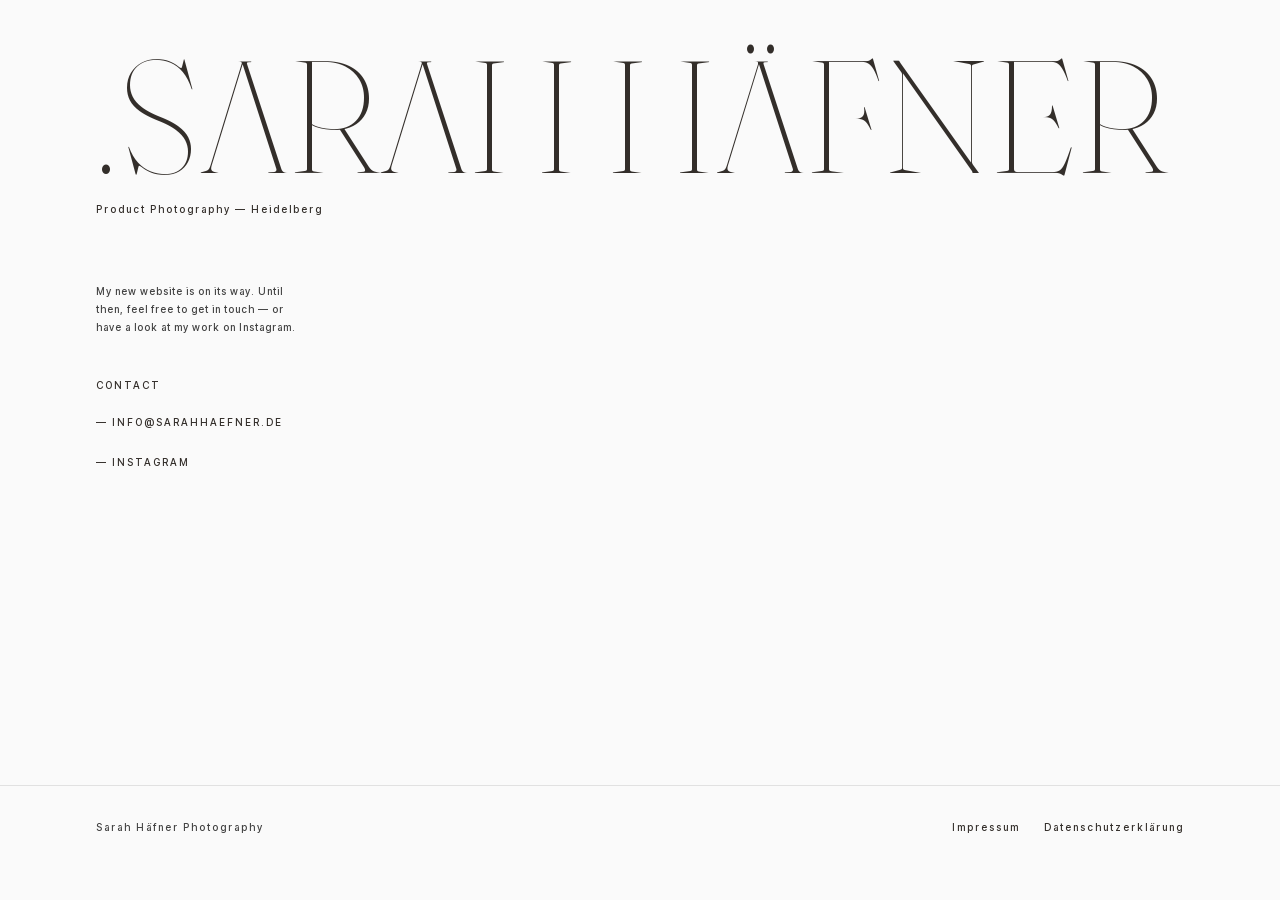
<file: index.html>
<!DOCTYPE html>
<html lang="en">
<head>
  <meta charset="UTF-8">
  <meta name="viewport" content="width=device-width, initial-scale=1.0">
  <title>Sarah Häfner Photography | Heidelberg</title>
  <meta name="description" content="Produktfotografie von Sarah Häfner aus Heidelberg. Die neue Website ist in Arbeit.">
  <link rel="preload" href="fonts/fraunces-var.woff2" as="font" type="font/woff2" crossorigin>
  <link rel="preload" href="fonts/inter-tight-500.woff2" as="font" type="font/woff2" crossorigin>
  <link rel="stylesheet" href="css/style.css">
</head>
<body>
  <main>
    <section class="hero">
      <h1 class="heading">.Sarah Häfner</h1>
      <p class="subline">Product Photography — Heidelberg</p>
      <p class="hero-text">My new website is on its way. Until then, feel free to get in touch — or have a look at my work on Instagram.</p>
      <div class="hero-contact">
        <p class="contact-label">Contact</p>
        <a href="mailto:info@sarahhaefner.de">— info@sarahhaefner.de</a>
        <a href="https://www.instagram.com/sarahhaefner_photography/" target="_blank" rel="noopener">— instagram</a>
      </div>
    </section>
  </main>

  <footer class="footer">
    <div class="footer-inner">
      <p class="footer-text">Sarah Häfner Photography</p>
      <nav class="footer-nav">
        <a href="impress/" class="footer-link">Impressum</a>
        <a href="privacy-policy/" class="footer-link">Datenschutzerklärung</a>
      </nav>
    </div>
  </footer>
</body>
</html>
</file>
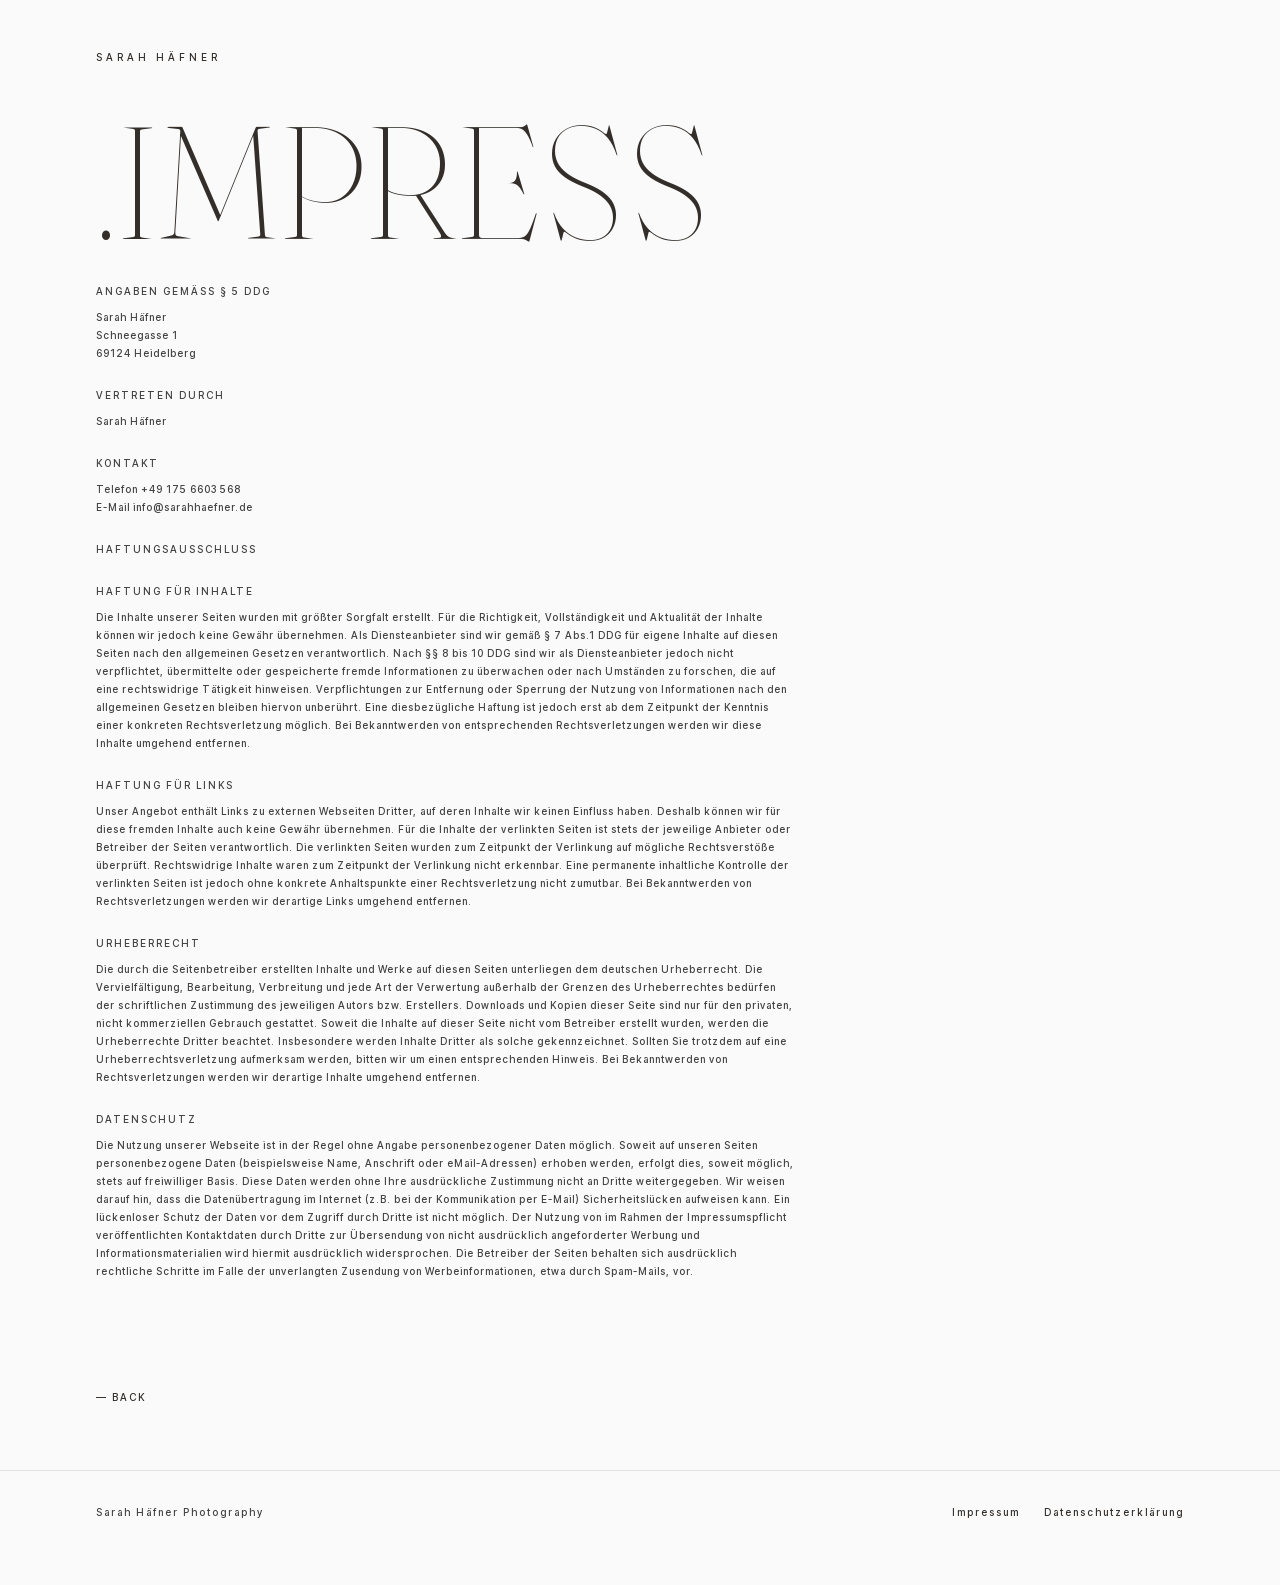
<file: impress/index.html>
<!DOCTYPE html>
<html lang="de">
<head>
  <meta charset="UTF-8">
  <meta name="viewport" content="width=device-width, initial-scale=1.0">
  <title>Impressum | Sarah Häfner Photography</title>
  <link rel="preload" href="../fonts/fraunces-var.woff2" as="font" type="font/woff2" crossorigin>
  <link rel="preload" href="../fonts/inter-tight-500.woff2" as="font" type="font/woff2" crossorigin>
  <link rel="stylesheet" href="../css/style.css">
</head>
<body>
  <header class="navbar">
    <a href="../" class="logo">SARAH HÄFNER</a>
  </header>

  <main>
    <section class="legal">
      <h1 class="heading">.Impress</h1>
      <div class="legal-text">
        <h2>Angaben gemäß § 5 DDG</h2>
        <p>Sarah Häfner<br>
        Schneegasse 1<br>
        69124 Heidelberg</p>

        <h2>Vertreten durch</h2>
        <p>Sarah Häfner</p>

        <h2>Kontakt</h2>
        <p>Telefon +49 175 6603 568<br>
        E-Mail info@sarahhaefner.de</p>

        <h2>Haftungsausschluss</h2>

        <h3>Haftung für Inhalte</h3>
        <p>Die Inhalte unserer Seiten wurden mit größter Sorgfalt erstellt. Für die Richtigkeit, Vollständigkeit und Aktualität der Inhalte können wir jedoch keine Gewähr übernehmen. Als Diensteanbieter sind wir gemäß § 7 Abs.1 DDG für eigene Inhalte auf diesen Seiten nach den allgemeinen Gesetzen verantwortlich. Nach §§ 8 bis 10 DDG sind wir als Diensteanbieter jedoch nicht verpflichtet, übermittelte oder gespeicherte fremde Informationen zu überwachen oder nach Umständen zu forschen, die auf eine rechtswidrige Tätigkeit hinweisen. Verpflichtungen zur Entfernung oder Sperrung der Nutzung von Informationen nach den allgemeinen Gesetzen bleiben hiervon unberührt. Eine diesbezügliche Haftung ist jedoch erst ab dem Zeitpunkt der Kenntnis einer konkreten Rechtsverletzung möglich. Bei Bekanntwerden von entsprechenden Rechtsverletzungen werden wir diese Inhalte umgehend entfernen.</p>

        <h3>Haftung für Links</h3>
        <p>Unser Angebot enthält Links zu externen Webseiten Dritter, auf deren Inhalte wir keinen Einfluss haben. Deshalb können wir für diese fremden Inhalte auch keine Gewähr übernehmen. Für die Inhalte der verlinkten Seiten ist stets der jeweilige Anbieter oder Betreiber der Seiten verantwortlich. Die verlinkten Seiten wurden zum Zeitpunkt der Verlinkung auf mögliche Rechtsverstöße überprüft. Rechtswidrige Inhalte waren zum Zeitpunkt der Verlinkung nicht erkennbar. Eine permanente inhaltliche Kontrolle der verlinkten Seiten ist jedoch ohne konkrete Anhaltspunkte einer Rechtsverletzung nicht zumutbar. Bei Bekanntwerden von Rechtsverletzungen werden wir derartige Links umgehend entfernen.</p>

        <h3>Urheberrecht</h3>
        <p>Die durch die Seitenbetreiber erstellten Inhalte und Werke auf diesen Seiten unterliegen dem deutschen Urheberrecht. Die Vervielfältigung, Bearbeitung, Verbreitung und jede Art der Verwertung außerhalb der Grenzen des Urheberrechtes bedürfen der schriftlichen Zustimmung des jeweiligen Autors bzw. Erstellers. Downloads und Kopien dieser Seite sind nur für den privaten, nicht kommerziellen Gebrauch gestattet. Soweit die Inhalte auf dieser Seite nicht vom Betreiber erstellt wurden, werden die Urheberrechte Dritter beachtet. Insbesondere werden Inhalte Dritter als solche gekennzeichnet. Sollten Sie trotzdem auf eine Urheberrechtsverletzung aufmerksam werden, bitten wir um einen entsprechenden Hinweis. Bei Bekanntwerden von Rechtsverletzungen werden wir derartige Inhalte umgehend entfernen.</p>

        <h3>Datenschutz</h3>
        <p>Die Nutzung unserer Webseite ist in der Regel ohne Angabe personenbezogener Daten möglich. Soweit auf unseren Seiten personenbezogene Daten (beispielsweise Name, Anschrift oder eMail-Adressen) erhoben werden, erfolgt dies, soweit möglich, stets auf freiwilliger Basis. Diese Daten werden ohne Ihre ausdrückliche Zustimmung nicht an Dritte weitergegeben. Wir weisen darauf hin, dass die Datenübertragung im Internet (z.B. bei der Kommunikation per E-Mail) Sicherheitslücken aufweisen kann. Ein lückenloser Schutz der Daten vor dem Zugriff durch Dritte ist nicht möglich. Der Nutzung von im Rahmen der Impressumspflicht veröffentlichten Kontaktdaten durch Dritte zur Übersendung von nicht ausdrücklich angeforderter Werbung und Informationsmaterialien wird hiermit ausdrücklich widersprochen. Die Betreiber der Seiten behalten sich ausdrücklich rechtliche Schritte im Falle der unverlangten Zusendung von Werbeinformationen, etwa durch Spam-Mails, vor.</p>
      </div>
    </section>
    <div class="legal" style="padding-top:0">
      <a href="../" class="back-link">— back</a>
    </div>
  </main>

  <footer class="footer">
    <div class="footer-inner">
      <p class="footer-text">Sarah Häfner Photography</p>
      <nav class="footer-nav">
        <a href="../impress/" class="footer-link">Impressum</a>
        <a href="../privacy-policy/" class="footer-link">Datenschutzerklärung</a>
      </nav>
    </div>
  </footer>
</body>
</html>
</file>
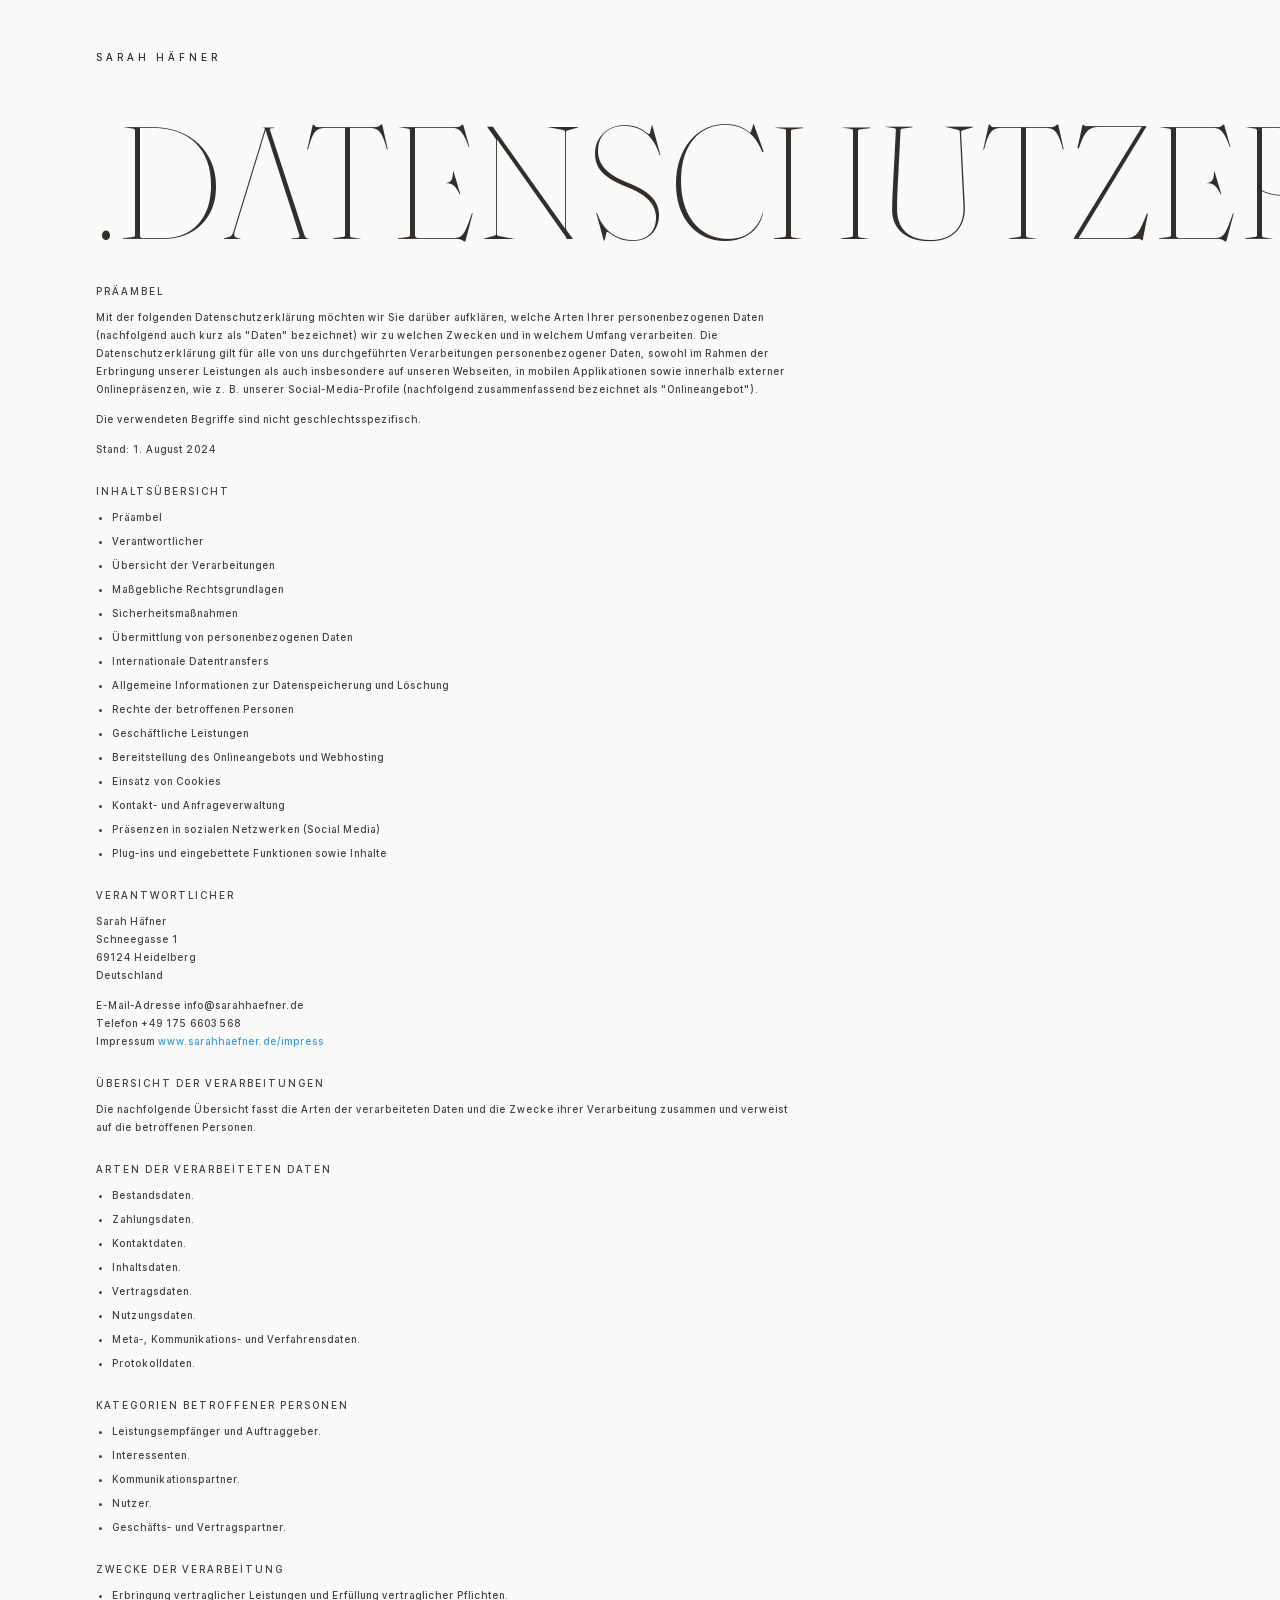
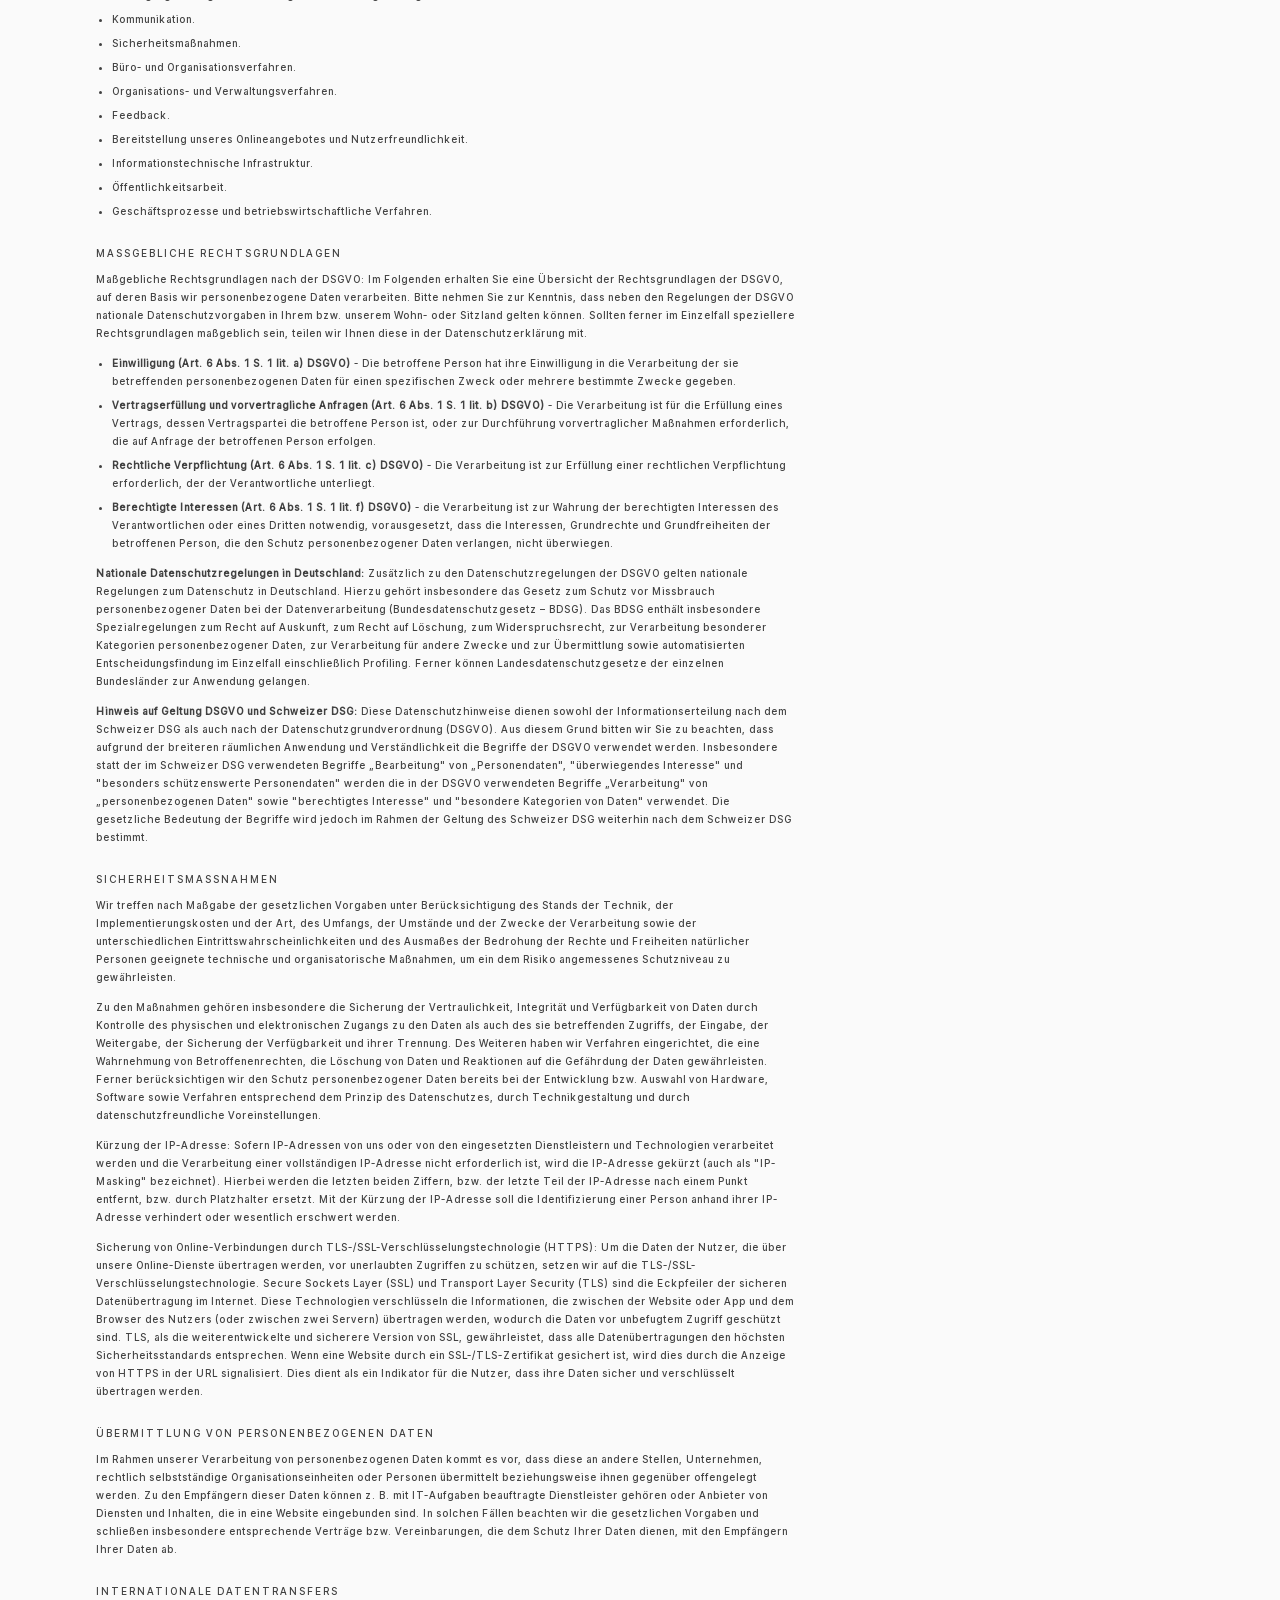
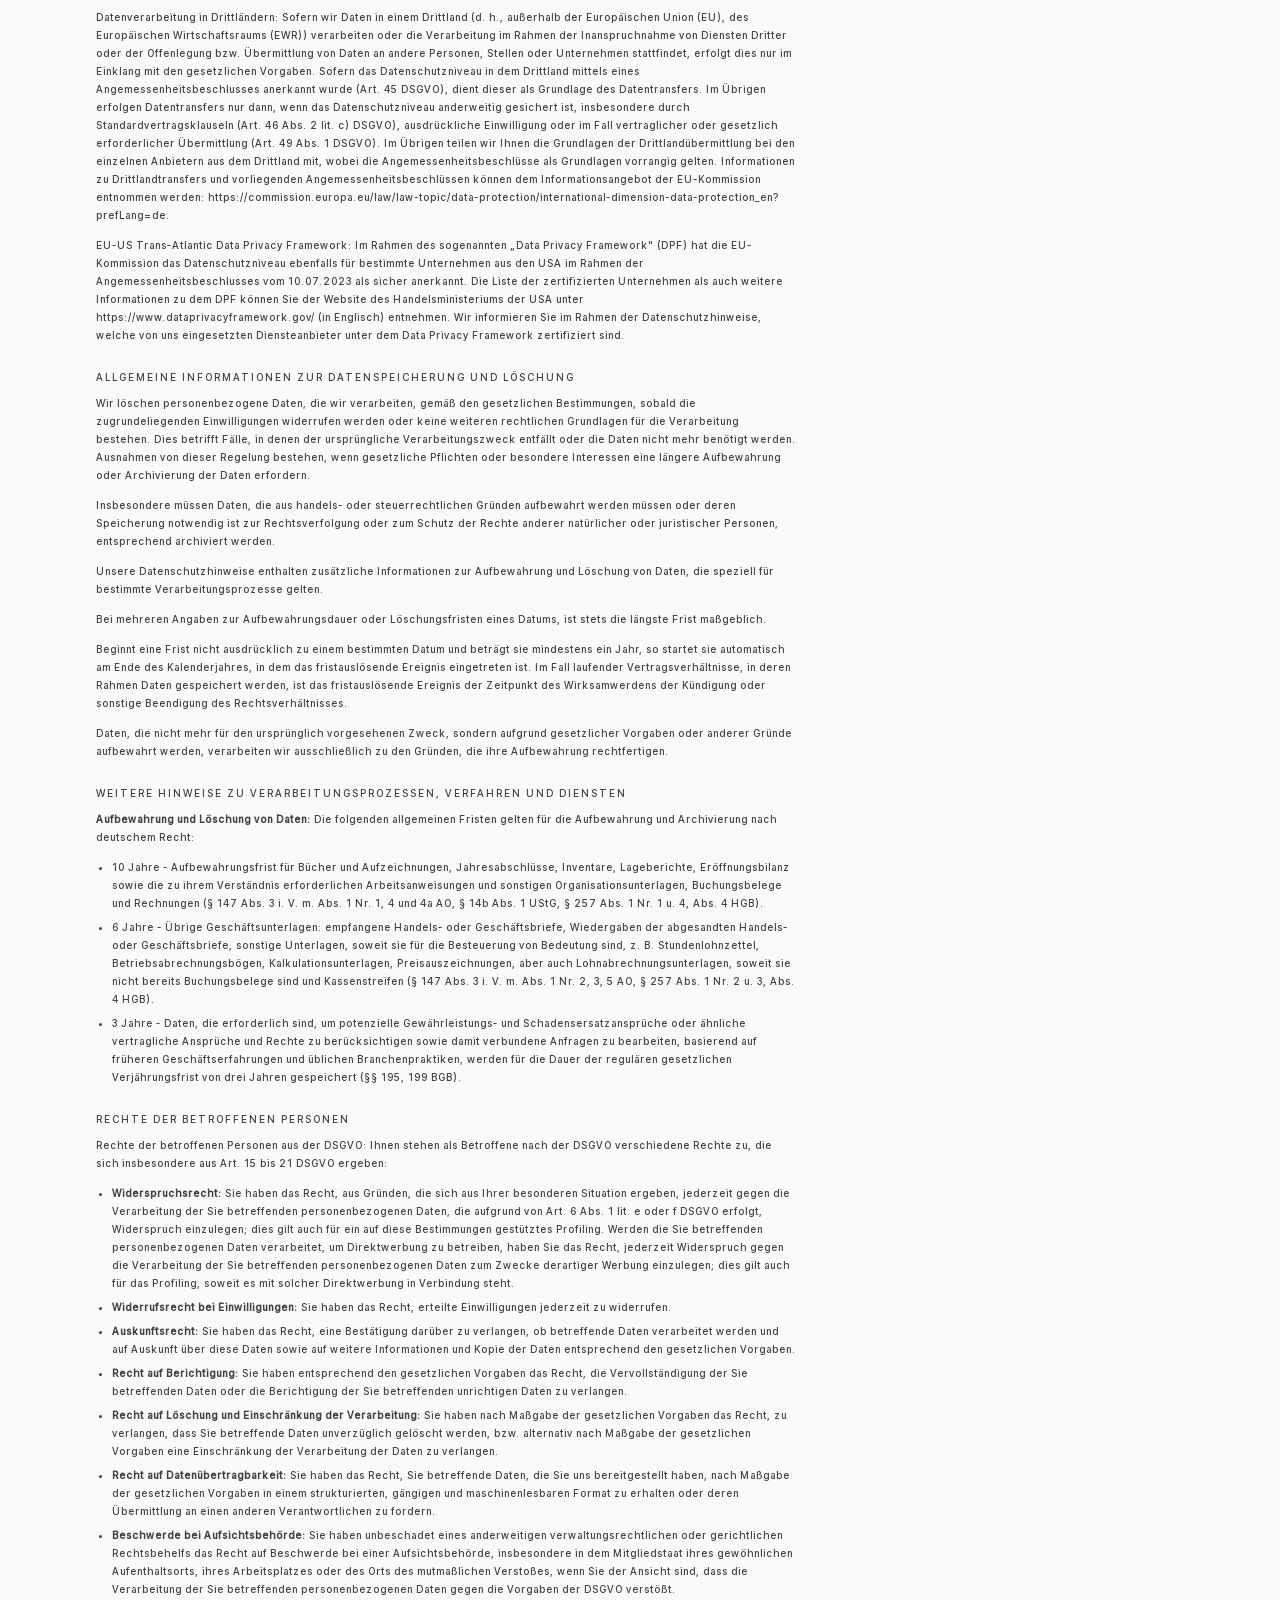
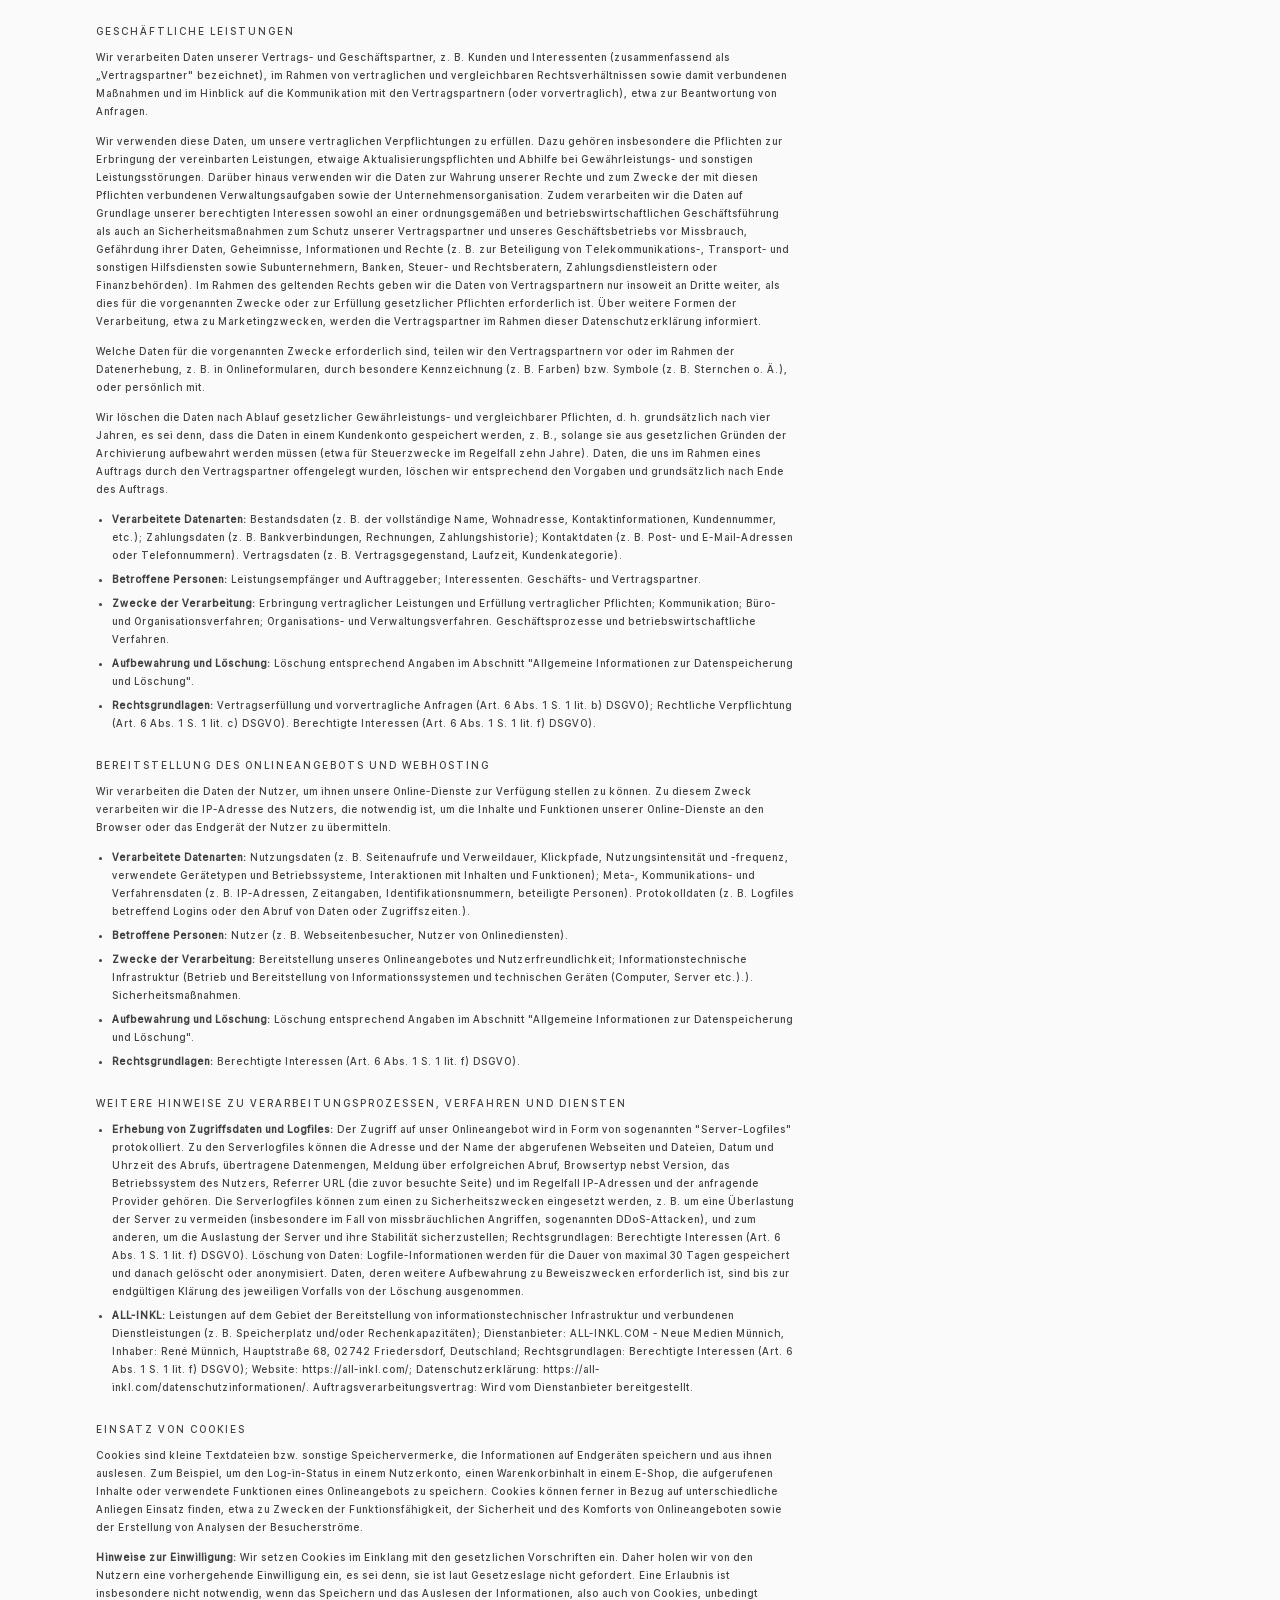
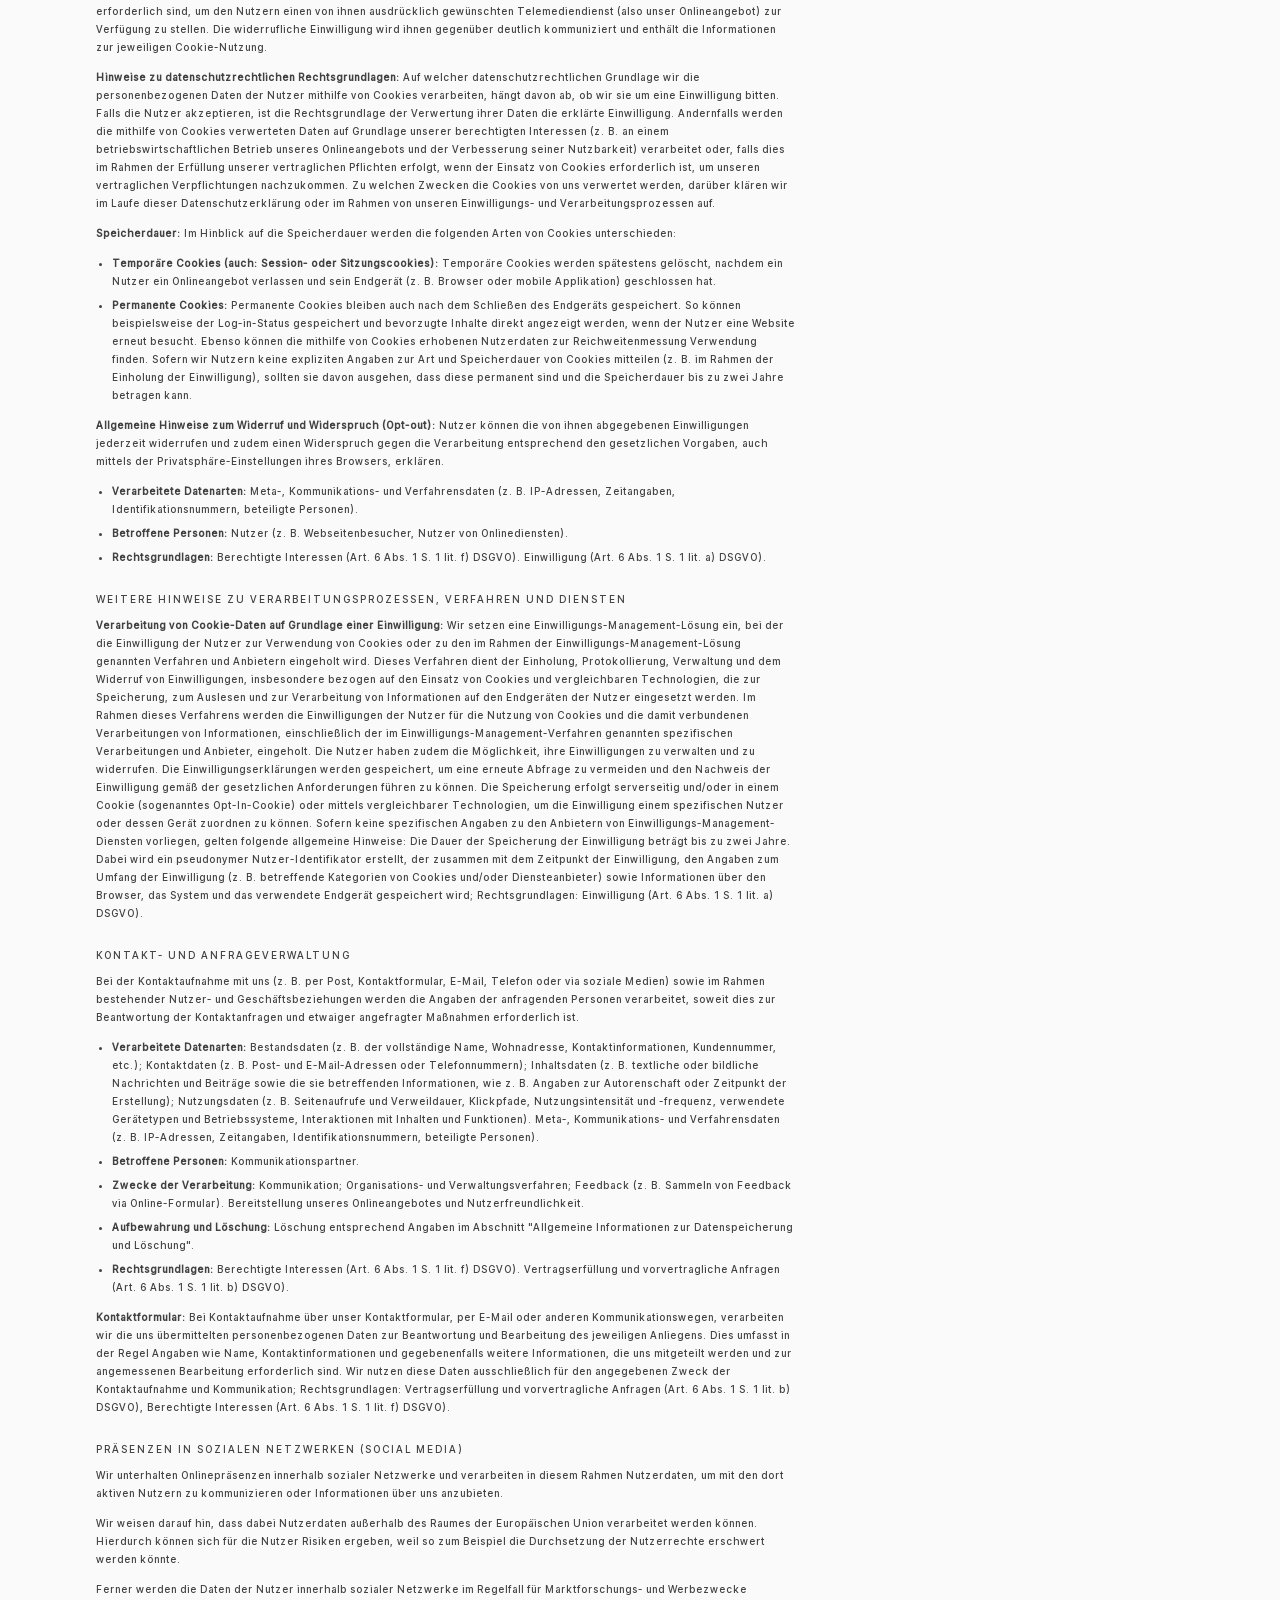
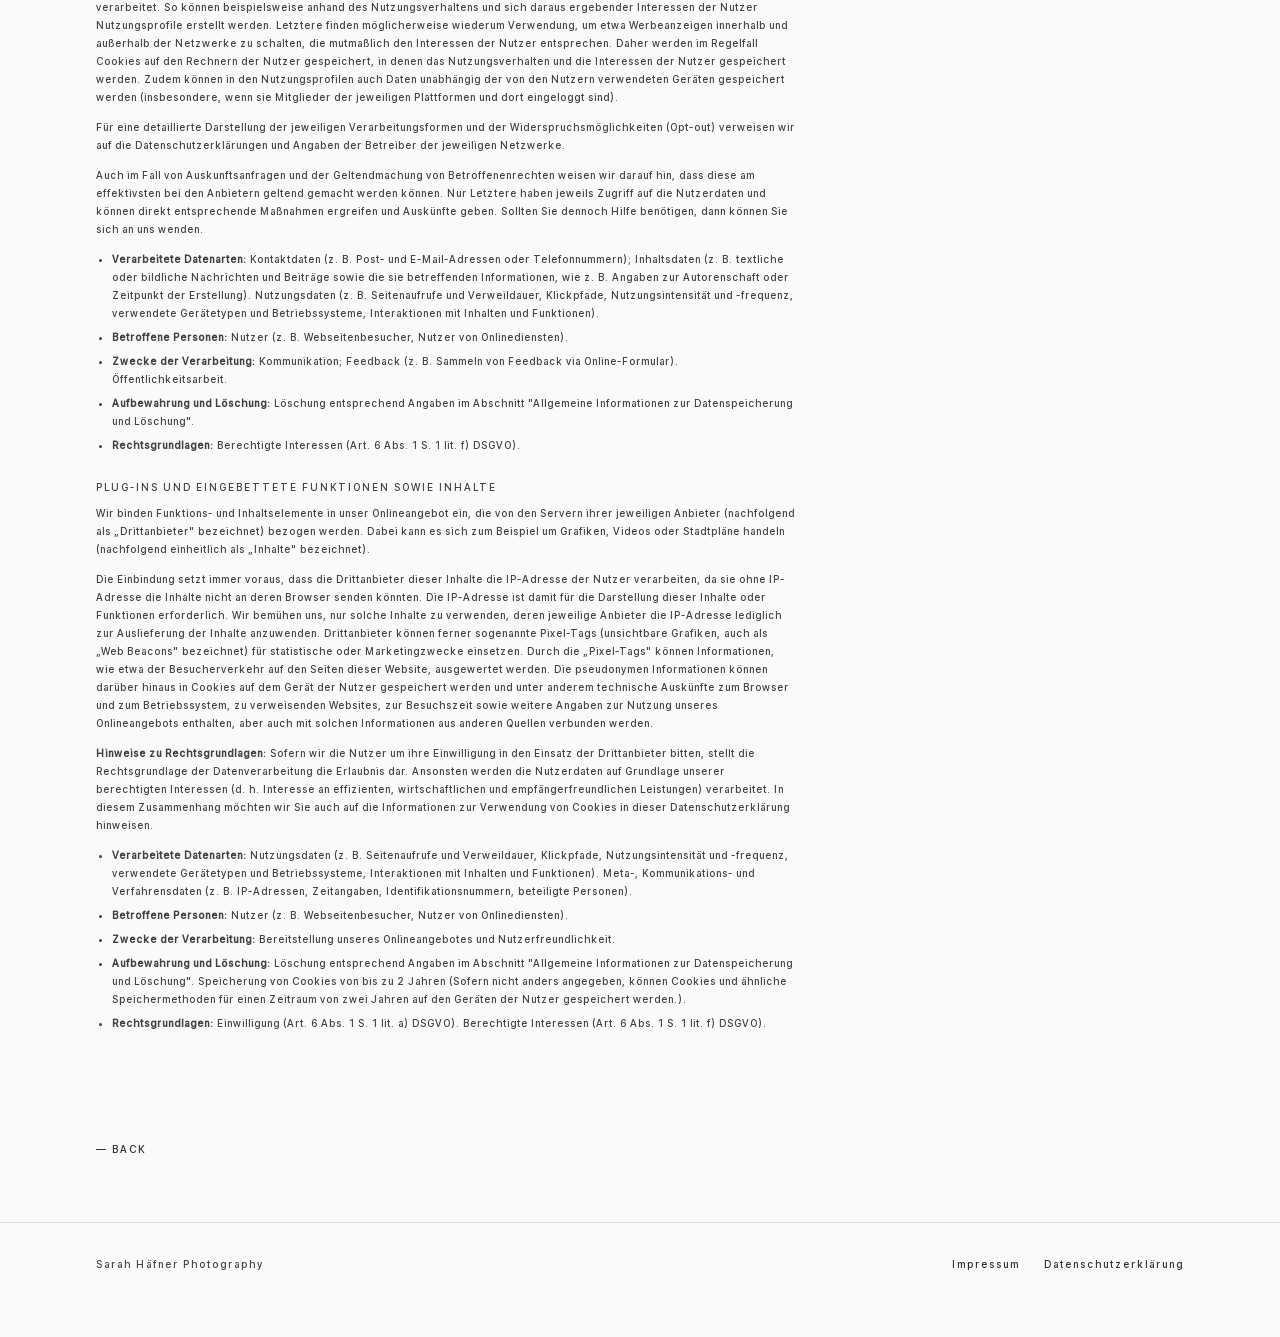
<file: privacy-policy/index.html>
<!DOCTYPE html>
<html lang="de">
<head>
  <meta charset="UTF-8">
  <meta name="viewport" content="width=device-width, initial-scale=1.0">
  <title>Datenschutzerklärung | Sarah Häfner Photography</title>
  <link rel="preload" href="../fonts/fraunces-var.woff2" as="font" type="font/woff2" crossorigin>
  <link rel="preload" href="../fonts/inter-tight-500.woff2" as="font" type="font/woff2" crossorigin>
  <link rel="stylesheet" href="../css/style.css">
</head>
<body>
  <header class="navbar">
    <a href="../" class="logo">SARAH HÄFNER</a>
  </header>

  <main>
    <section class="legal">
      <h1 class="heading">.Datenschutzerklaerung</h1>
      <div class="legal-text">

        <h2>Präambel</h2>
        <p>Mit der folgenden Datenschutzerklärung möchten wir Sie darüber aufklären, welche Arten Ihrer personenbezogenen Daten (nachfolgend auch kurz als "Daten" bezeichnet) wir zu welchen Zwecken und in welchem Umfang verarbeiten. Die Datenschutzerklärung gilt für alle von uns durchgeführten Verarbeitungen personenbezogener Daten, sowohl im Rahmen der Erbringung unserer Leistungen als auch insbesondere auf unseren Webseiten, in mobilen Applikationen sowie innerhalb externer Onlinepräsenzen, wie z. B. unserer Social-Media-Profile (nachfolgend zusammenfassend bezeichnet als "Onlineangebot").</p>
        <p>Die verwendeten Begriffe sind nicht geschlechtsspezifisch.</p>
        <p>Stand: 1. August 2024</p>

        <h2>Inhaltsübersicht</h2>
        <ul>
          <li>Präambel</li>
          <li>Verantwortlicher</li>
          <li>Übersicht der Verarbeitungen</li>
          <li>Maßgebliche Rechtsgrundlagen</li>
          <li>Sicherheitsmaßnahmen</li>
          <li>Übermittlung von personenbezogenen Daten</li>
          <li>Internationale Datentransfers</li>
          <li>Allgemeine Informationen zur Datenspeicherung und Löschung</li>
          <li>Rechte der betroffenen Personen</li>
          <li>Geschäftliche Leistungen</li>
          <li>Bereitstellung des Onlineangebots und Webhosting</li>
          <li>Einsatz von Cookies</li>
          <li>Kontakt- und Anfrageverwaltung</li>
          <li>Präsenzen in sozialen Netzwerken (Social Media)</li>
          <li>Plug-ins und eingebettete Funktionen sowie Inhalte</li>
        </ul>

        <h2>Verantwortlicher</h2>
        <p>Sarah Häfner<br>
        Schneegasse 1<br>
        69124 Heidelberg<br>
        Deutschland</p>
        <p>E-Mail-Adresse info@sarahhaefner.de<br>
        Telefon +49 175 6603 568<br>
        Impressum <a href="../impress/">www.sarahhaefner.de/impress</a></p>

        <h2>Übersicht der Verarbeitungen</h2>
        <p>Die nachfolgende Übersicht fasst die Arten der verarbeiteten Daten und die Zwecke ihrer Verarbeitung zusammen und verweist auf die betroffenen Personen.</p>

        <h3>Arten der verarbeiteten Daten</h3>
        <ul>
          <li>Bestandsdaten.</li>
          <li>Zahlungsdaten.</li>
          <li>Kontaktdaten.</li>
          <li>Inhaltsdaten.</li>
          <li>Vertragsdaten.</li>
          <li>Nutzungsdaten.</li>
          <li>Meta-, Kommunikations- und Verfahrensdaten.</li>
          <li>Protokolldaten.</li>
        </ul>

        <h3>Kategorien betroffener Personen</h3>
        <ul>
          <li>Leistungsempfänger und Auftraggeber.</li>
          <li>Interessenten.</li>
          <li>Kommunikationspartner.</li>
          <li>Nutzer.</li>
          <li>Geschäfts- und Vertragspartner.</li>
        </ul>

        <h3>Zwecke der Verarbeitung</h3>
        <ul>
          <li>Erbringung vertraglicher Leistungen und Erfüllung vertraglicher Pflichten.</li>
          <li>Kommunikation.</li>
          <li>Sicherheitsmaßnahmen.</li>
          <li>Büro- und Organisationsverfahren.</li>
          <li>Organisations- und Verwaltungsverfahren.</li>
          <li>Feedback.</li>
          <li>Bereitstellung unseres Onlineangebotes und Nutzerfreundlichkeit.</li>
          <li>Informationstechnische Infrastruktur.</li>
          <li>Öffentlichkeitsarbeit.</li>
          <li>Geschäftsprozesse und betriebswirtschaftliche Verfahren.</li>
        </ul>

        <h2>Maßgebliche Rechtsgrundlagen</h2>
        <p>Maßgebliche Rechtsgrundlagen nach der DSGVO: Im Folgenden erhalten Sie eine Übersicht der Rechtsgrundlagen der DSGVO, auf deren Basis wir personenbezogene Daten verarbeiten. Bitte nehmen Sie zur Kenntnis, dass neben den Regelungen der DSGVO nationale Datenschutzvorgaben in Ihrem bzw. unserem Wohn- oder Sitzland gelten können. Sollten ferner im Einzelfall speziellere Rechtsgrundlagen maßgeblich sein, teilen wir Ihnen diese in der Datenschutzerklärung mit.</p>
        <ul>
          <li><strong>Einwilligung (Art. 6 Abs. 1 S. 1 lit. a) DSGVO)</strong> - Die betroffene Person hat ihre Einwilligung in die Verarbeitung der sie betreffenden personenbezogenen Daten für einen spezifischen Zweck oder mehrere bestimmte Zwecke gegeben.</li>
          <li><strong>Vertragserfüllung und vorvertragliche Anfragen (Art. 6 Abs. 1 S. 1 lit. b) DSGVO)</strong> - Die Verarbeitung ist für die Erfüllung eines Vertrags, dessen Vertragspartei die betroffene Person ist, oder zur Durchführung vorvertraglicher Maßnahmen erforderlich, die auf Anfrage der betroffenen Person erfolgen.</li>
          <li><strong>Rechtliche Verpflichtung (Art. 6 Abs. 1 S. 1 lit. c) DSGVO)</strong> - Die Verarbeitung ist zur Erfüllung einer rechtlichen Verpflichtung erforderlich, der der Verantwortliche unterliegt.</li>
          <li><strong>Berechtigte Interessen (Art. 6 Abs. 1 S. 1 lit. f) DSGVO)</strong> - die Verarbeitung ist zur Wahrung der berechtigten Interessen des Verantwortlichen oder eines Dritten notwendig, vorausgesetzt, dass die Interessen, Grundrechte und Grundfreiheiten der betroffenen Person, die den Schutz personenbezogener Daten verlangen, nicht überwiegen.</li>
        </ul>

        <p><strong>Nationale Datenschutzregelungen in Deutschland:</strong> Zusätzlich zu den Datenschutzregelungen der DSGVO gelten nationale Regelungen zum Datenschutz in Deutschland. Hierzu gehört insbesondere das Gesetz zum Schutz vor Missbrauch personenbezogener Daten bei der Datenverarbeitung (Bundesdatenschutzgesetz – BDSG). Das BDSG enthält insbesondere Spezialregelungen zum Recht auf Auskunft, zum Recht auf Löschung, zum Widerspruchsrecht, zur Verarbeitung besonderer Kategorien personenbezogener Daten, zur Verarbeitung für andere Zwecke und zur Übermittlung sowie automatisierten Entscheidungsfindung im Einzelfall einschließlich Profiling. Ferner können Landesdatenschutzgesetze der einzelnen Bundesländer zur Anwendung gelangen.</p>

        <p><strong>Hinweis auf Geltung DSGVO und Schweizer DSG:</strong> Diese Datenschutzhinweise dienen sowohl der Informationserteilung nach dem Schweizer DSG als auch nach der Datenschutzgrundverordnung (DSGVO). Aus diesem Grund bitten wir Sie zu beachten, dass aufgrund der breiteren räumlichen Anwendung und Verständlichkeit die Begriffe der DSGVO verwendet werden. Insbesondere statt der im Schweizer DSG verwendeten Begriffe „Bearbeitung" von „Personendaten", "überwiegendes Interesse" und "besonders schützenswerte Personendaten" werden die in der DSGVO verwendeten Begriffe „Verarbeitung" von „personenbezogenen Daten" sowie "berechtigtes Interesse" und "besondere Kategorien von Daten" verwendet. Die gesetzliche Bedeutung der Begriffe wird jedoch im Rahmen der Geltung des Schweizer DSG weiterhin nach dem Schweizer DSG bestimmt.</p>

        <h2>Sicherheitsmaßnahmen</h2>
        <p>Wir treffen nach Maßgabe der gesetzlichen Vorgaben unter Berücksichtigung des Stands der Technik, der Implementierungskosten und der Art, des Umfangs, der Umstände und der Zwecke der Verarbeitung sowie der unterschiedlichen Eintrittswahrscheinlichkeiten und des Ausmaßes der Bedrohung der Rechte und Freiheiten natürlicher Personen geeignete technische und organisatorische Maßnahmen, um ein dem Risiko angemessenes Schutzniveau zu gewährleisten.</p>
        <p>Zu den Maßnahmen gehören insbesondere die Sicherung der Vertraulichkeit, Integrität und Verfügbarkeit von Daten durch Kontrolle des physischen und elektronischen Zugangs zu den Daten als auch des sie betreffenden Zugriffs, der Eingabe, der Weitergabe, der Sicherung der Verfügbarkeit und ihrer Trennung. Des Weiteren haben wir Verfahren eingerichtet, die eine Wahrnehmung von Betroffenenrechten, die Löschung von Daten und Reaktionen auf die Gefährdung der Daten gewährleisten. Ferner berücksichtigen wir den Schutz personenbezogener Daten bereits bei der Entwicklung bzw. Auswahl von Hardware, Software sowie Verfahren entsprechend dem Prinzip des Datenschutzes, durch Technikgestaltung und durch datenschutzfreundliche Voreinstellungen.</p>
        <p>Kürzung der IP-Adresse: Sofern IP-Adressen von uns oder von den eingesetzten Dienstleistern und Technologien verarbeitet werden und die Verarbeitung einer vollständigen IP-Adresse nicht erforderlich ist, wird die IP-Adresse gekürzt (auch als "IP-Masking" bezeichnet). Hierbei werden die letzten beiden Ziffern, bzw. der letzte Teil der IP-Adresse nach einem Punkt entfernt, bzw. durch Platzhalter ersetzt. Mit der Kürzung der IP-Adresse soll die Identifizierung einer Person anhand ihrer IP-Adresse verhindert oder wesentlich erschwert werden.</p>
        <p>Sicherung von Online-Verbindungen durch TLS-/SSL-Verschlüsselungstechnologie (HTTPS): Um die Daten der Nutzer, die über unsere Online-Dienste übertragen werden, vor unerlaubten Zugriffen zu schützen, setzen wir auf die TLS-/SSL-Verschlüsselungstechnologie. Secure Sockets Layer (SSL) und Transport Layer Security (TLS) sind die Eckpfeiler der sicheren Datenübertragung im Internet. Diese Technologien verschlüsseln die Informationen, die zwischen der Website oder App und dem Browser des Nutzers (oder zwischen zwei Servern) übertragen werden, wodurch die Daten vor unbefugtem Zugriff geschützt sind. TLS, als die weiterentwickelte und sicherere Version von SSL, gewährleistet, dass alle Datenübertragungen den höchsten Sicherheitsstandards entsprechen. Wenn eine Website durch ein SSL-/TLS-Zertifikat gesichert ist, wird dies durch die Anzeige von HTTPS in der URL signalisiert. Dies dient als ein Indikator für die Nutzer, dass ihre Daten sicher und verschlüsselt übertragen werden.</p>

        <h2>Übermittlung von personenbezogenen Daten</h2>
        <p>Im Rahmen unserer Verarbeitung von personenbezogenen Daten kommt es vor, dass diese an andere Stellen, Unternehmen, rechtlich selbstständige Organisationseinheiten oder Personen übermittelt beziehungsweise ihnen gegenüber offengelegt werden. Zu den Empfängern dieser Daten können z. B. mit IT-Aufgaben beauftragte Dienstleister gehören oder Anbieter von Diensten und Inhalten, die in eine Website eingebunden sind. In solchen Fällen beachten wir die gesetzlichen Vorgaben und schließen insbesondere entsprechende Verträge bzw. Vereinbarungen, die dem Schutz Ihrer Daten dienen, mit den Empfängern Ihrer Daten ab.</p>

        <h2>Internationale Datentransfers</h2>
        <p>Datenverarbeitung in Drittländern: Sofern wir Daten in einem Drittland (d. h., außerhalb der Europäischen Union (EU), des Europäischen Wirtschaftsraums (EWR)) verarbeiten oder die Verarbeitung im Rahmen der Inanspruchnahme von Diensten Dritter oder der Offenlegung bzw. Übermittlung von Daten an andere Personen, Stellen oder Unternehmen stattfindet, erfolgt dies nur im Einklang mit den gesetzlichen Vorgaben. Sofern das Datenschutzniveau in dem Drittland mittels eines Angemessenheitsbeschlusses anerkannt wurde (Art. 45 DSGVO), dient dieser als Grundlage des Datentransfers. Im Übrigen erfolgen Datentransfers nur dann, wenn das Datenschutzniveau anderweitig gesichert ist, insbesondere durch Standardvertragsklauseln (Art. 46 Abs. 2 lit. c) DSGVO), ausdrückliche Einwilligung oder im Fall vertraglicher oder gesetzlich erforderlicher Übermittlung (Art. 49 Abs. 1 DSGVO). Im Übrigen teilen wir Ihnen die Grundlagen der Drittlandübermittlung bei den einzelnen Anbietern aus dem Drittland mit, wobei die Angemessenheitsbeschlüsse als Grundlagen vorrangig gelten. Informationen zu Drittlandtransfers und vorliegenden Angemessenheitsbeschlüssen können dem Informationsangebot der EU-Kommission entnommen werden: https://commission.europa.eu/law/law-topic/data-protection/international-dimension-data-protection_en?prefLang=de.</p>
        <p>EU-US Trans-Atlantic Data Privacy Framework: Im Rahmen des sogenannten „Data Privacy Framework" (DPF) hat die EU-Kommission das Datenschutzniveau ebenfalls für bestimmte Unternehmen aus den USA im Rahmen der Angemessenheitsbeschlusses vom 10.07.2023 als sicher anerkannt. Die Liste der zertifizierten Unternehmen als auch weitere Informationen zu dem DPF können Sie der Website des Handelsministeriums der USA unter https://www.dataprivacyframework.gov/ (in Englisch) entnehmen. Wir informieren Sie im Rahmen der Datenschutzhinweise, welche von uns eingesetzten Diensteanbieter unter dem Data Privacy Framework zertifiziert sind.</p>

        <h2>Allgemeine Informationen zur Datenspeicherung und Löschung</h2>
        <p>Wir löschen personenbezogene Daten, die wir verarbeiten, gemäß den gesetzlichen Bestimmungen, sobald die zugrundeliegenden Einwilligungen widerrufen werden oder keine weiteren rechtlichen Grundlagen für die Verarbeitung bestehen. Dies betrifft Fälle, in denen der ursprüngliche Verarbeitungszweck entfällt oder die Daten nicht mehr benötigt werden. Ausnahmen von dieser Regelung bestehen, wenn gesetzliche Pflichten oder besondere Interessen eine längere Aufbewahrung oder Archivierung der Daten erfordern.</p>
        <p>Insbesondere müssen Daten, die aus handels- oder steuerrechtlichen Gründen aufbewahrt werden müssen oder deren Speicherung notwendig ist zur Rechtsverfolgung oder zum Schutz der Rechte anderer natürlicher oder juristischer Personen, entsprechend archiviert werden.</p>
        <p>Unsere Datenschutzhinweise enthalten zusätzliche Informationen zur Aufbewahrung und Löschung von Daten, die speziell für bestimmte Verarbeitungsprozesse gelten.</p>
        <p>Bei mehreren Angaben zur Aufbewahrungsdauer oder Löschungsfristen eines Datums, ist stets die längste Frist maßgeblich.</p>
        <p>Beginnt eine Frist nicht ausdrücklich zu einem bestimmten Datum und beträgt sie mindestens ein Jahr, so startet sie automatisch am Ende des Kalenderjahres, in dem das fristauslösende Ereignis eingetreten ist. Im Fall laufender Vertragsverhältnisse, in deren Rahmen Daten gespeichert werden, ist das fristauslösende Ereignis der Zeitpunkt des Wirksamwerdens der Kündigung oder sonstige Beendigung des Rechtsverhältnisses.</p>
        <p>Daten, die nicht mehr für den ursprünglich vorgesehenen Zweck, sondern aufgrund gesetzlicher Vorgaben oder anderer Gründe aufbewahrt werden, verarbeiten wir ausschließlich zu den Gründen, die ihre Aufbewahrung rechtfertigen.</p>

        <h3>Weitere Hinweise zu Verarbeitungsprozessen, Verfahren und Diensten</h3>
        <p><strong>Aufbewahrung und Löschung von Daten:</strong> Die folgenden allgemeinen Fristen gelten für die Aufbewahrung und Archivierung nach deutschem Recht:</p>
        <ul>
          <li>10 Jahre - Aufbewahrungsfrist für Bücher und Aufzeichnungen, Jahresabschlüsse, Inventare, Lageberichte, Eröffnungsbilanz sowie die zu ihrem Verständnis erforderlichen Arbeitsanweisungen und sonstigen Organisationsunterlagen, Buchungsbelege und Rechnungen (§ 147 Abs. 3 i. V. m. Abs. 1 Nr. 1, 4 und 4a AO, § 14b Abs. 1 UStG, § 257 Abs. 1 Nr. 1 u. 4, Abs. 4 HGB).</li>
          <li>6 Jahre - Übrige Geschäftsunterlagen: empfangene Handels- oder Geschäftsbriefe, Wiedergaben der abgesandten Handels- oder Geschäftsbriefe, sonstige Unterlagen, soweit sie für die Besteuerung von Bedeutung sind, z. B. Stundenlohnzettel, Betriebsabrechnungsbögen, Kalkulationsunterlagen, Preisauszeichnungen, aber auch Lohnabrechnungsunterlagen, soweit sie nicht bereits Buchungsbelege sind und Kassenstreifen (§ 147 Abs. 3 i. V. m. Abs. 1 Nr. 2, 3, 5 AO, § 257 Abs. 1 Nr. 2 u. 3, Abs. 4 HGB).</li>
          <li>3 Jahre - Daten, die erforderlich sind, um potenzielle Gewährleistungs- und Schadensersatzansprüche oder ähnliche vertragliche Ansprüche und Rechte zu berücksichtigen sowie damit verbundene Anfragen zu bearbeiten, basierend auf früheren Geschäftserfahrungen und üblichen Branchenpraktiken, werden für die Dauer der regulären gesetzlichen Verjährungsfrist von drei Jahren gespeichert (§§ 195, 199 BGB).</li>
        </ul>

        <h2>Rechte der betroffenen Personen</h2>
        <p>Rechte der betroffenen Personen aus der DSGVO: Ihnen stehen als Betroffene nach der DSGVO verschiedene Rechte zu, die sich insbesondere aus Art. 15 bis 21 DSGVO ergeben:</p>
        <ul>
          <li><strong>Widerspruchsrecht:</strong> Sie haben das Recht, aus Gründen, die sich aus Ihrer besonderen Situation ergeben, jederzeit gegen die Verarbeitung der Sie betreffenden personenbezogenen Daten, die aufgrund von Art. 6 Abs. 1 lit. e oder f DSGVO erfolgt, Widerspruch einzulegen; dies gilt auch für ein auf diese Bestimmungen gestütztes Profiling. Werden die Sie betreffenden personenbezogenen Daten verarbeitet, um Direktwerbung zu betreiben, haben Sie das Recht, jederzeit Widerspruch gegen die Verarbeitung der Sie betreffenden personenbezogenen Daten zum Zwecke derartiger Werbung einzulegen; dies gilt auch für das Profiling, soweit es mit solcher Direktwerbung in Verbindung steht.</li>
          <li><strong>Widerrufsrecht bei Einwilligungen:</strong> Sie haben das Recht, erteilte Einwilligungen jederzeit zu widerrufen.</li>
          <li><strong>Auskunftsrecht:</strong> Sie haben das Recht, eine Bestätigung darüber zu verlangen, ob betreffende Daten verarbeitet werden und auf Auskunft über diese Daten sowie auf weitere Informationen und Kopie der Daten entsprechend den gesetzlichen Vorgaben.</li>
          <li><strong>Recht auf Berichtigung:</strong> Sie haben entsprechend den gesetzlichen Vorgaben das Recht, die Vervollständigung der Sie betreffenden Daten oder die Berichtigung der Sie betreffenden unrichtigen Daten zu verlangen.</li>
          <li><strong>Recht auf Löschung und Einschränkung der Verarbeitung:</strong> Sie haben nach Maßgabe der gesetzlichen Vorgaben das Recht, zu verlangen, dass Sie betreffende Daten unverzüglich gelöscht werden, bzw. alternativ nach Maßgabe der gesetzlichen Vorgaben eine Einschränkung der Verarbeitung der Daten zu verlangen.</li>
          <li><strong>Recht auf Datenübertragbarkeit:</strong> Sie haben das Recht, Sie betreffende Daten, die Sie uns bereitgestellt haben, nach Maßgabe der gesetzlichen Vorgaben in einem strukturierten, gängigen und maschinenlesbaren Format zu erhalten oder deren Übermittlung an einen anderen Verantwortlichen zu fordern.</li>
          <li><strong>Beschwerde bei Aufsichtsbehörde:</strong> Sie haben unbeschadet eines anderweitigen verwaltungsrechtlichen oder gerichtlichen Rechtsbehelfs das Recht auf Beschwerde bei einer Aufsichtsbehörde, insbesondere in dem Mitgliedstaat ihres gewöhnlichen Aufenthaltsorts, ihres Arbeitsplatzes oder des Orts des mutmaßlichen Verstoßes, wenn Sie der Ansicht sind, dass die Verarbeitung der Sie betreffenden personenbezogenen Daten gegen die Vorgaben der DSGVO verstößt.</li>
        </ul>

        <h2>Geschäftliche Leistungen</h2>
        <p>Wir verarbeiten Daten unserer Vertrags- und Geschäftspartner, z. B. Kunden und Interessenten (zusammenfassend als „Vertragspartner" bezeichnet), im Rahmen von vertraglichen und vergleichbaren Rechtsverhältnissen sowie damit verbundenen Maßnahmen und im Hinblick auf die Kommunikation mit den Vertragspartnern (oder vorvertraglich), etwa zur Beantwortung von Anfragen.</p>
        <p>Wir verwenden diese Daten, um unsere vertraglichen Verpflichtungen zu erfüllen. Dazu gehören insbesondere die Pflichten zur Erbringung der vereinbarten Leistungen, etwaige Aktualisierungspflichten und Abhilfe bei Gewährleistungs- und sonstigen Leistungsstörungen. Darüber hinaus verwenden wir die Daten zur Wahrung unserer Rechte und zum Zwecke der mit diesen Pflichten verbundenen Verwaltungsaufgaben sowie der Unternehmensorganisation. Zudem verarbeiten wir die Daten auf Grundlage unserer berechtigten Interessen sowohl an einer ordnungsgemäßen und betriebswirtschaftlichen Geschäftsführung als auch an Sicherheitsmaßnahmen zum Schutz unserer Vertragspartner und unseres Geschäftsbetriebs vor Missbrauch, Gefährdung ihrer Daten, Geheimnisse, Informationen und Rechte (z. B. zur Beteiligung von Telekommunikations-, Transport- und sonstigen Hilfsdiensten sowie Subunternehmern, Banken, Steuer- und Rechtsberatern, Zahlungsdienstleistern oder Finanzbehörden). Im Rahmen des geltenden Rechts geben wir die Daten von Vertragspartnern nur insoweit an Dritte weiter, als dies für die vorgenannten Zwecke oder zur Erfüllung gesetzlicher Pflichten erforderlich ist. Über weitere Formen der Verarbeitung, etwa zu Marketingzwecken, werden die Vertragspartner im Rahmen dieser Datenschutzerklärung informiert.</p>
        <p>Welche Daten für die vorgenannten Zwecke erforderlich sind, teilen wir den Vertragspartnern vor oder im Rahmen der Datenerhebung, z. B. in Onlineformularen, durch besondere Kennzeichnung (z. B. Farben) bzw. Symbole (z. B. Sternchen o. Ä.), oder persönlich mit.</p>
        <p>Wir löschen die Daten nach Ablauf gesetzlicher Gewährleistungs- und vergleichbarer Pflichten, d. h. grundsätzlich nach vier Jahren, es sei denn, dass die Daten in einem Kundenkonto gespeichert werden, z. B., solange sie aus gesetzlichen Gründen der Archivierung aufbewahrt werden müssen (etwa für Steuerzwecke im Regelfall zehn Jahre). Daten, die uns im Rahmen eines Auftrags durch den Vertragspartner offengelegt wurden, löschen wir entsprechend den Vorgaben und grundsätzlich nach Ende des Auftrags.</p>
        <ul>
          <li><strong>Verarbeitete Datenarten:</strong> Bestandsdaten (z. B. der vollständige Name, Wohnadresse, Kontaktinformationen, Kundennummer, etc.); Zahlungsdaten (z. B. Bankverbindungen, Rechnungen, Zahlungshistorie); Kontaktdaten (z. B. Post- und E-Mail-Adressen oder Telefonnummern). Vertragsdaten (z. B. Vertragsgegenstand, Laufzeit, Kundenkategorie).</li>
          <li><strong>Betroffene Personen:</strong> Leistungsempfänger und Auftraggeber; Interessenten. Geschäfts- und Vertragspartner.</li>
          <li><strong>Zwecke der Verarbeitung:</strong> Erbringung vertraglicher Leistungen und Erfüllung vertraglicher Pflichten; Kommunikation; Büro- und Organisationsverfahren; Organisations- und Verwaltungsverfahren. Geschäftsprozesse und betriebswirtschaftliche Verfahren.</li>
          <li><strong>Aufbewahrung und Löschung:</strong> Löschung entsprechend Angaben im Abschnitt "Allgemeine Informationen zur Datenspeicherung und Löschung".</li>
          <li><strong>Rechtsgrundlagen:</strong> Vertragserfüllung und vorvertragliche Anfragen (Art. 6 Abs. 1 S. 1 lit. b) DSGVO); Rechtliche Verpflichtung (Art. 6 Abs. 1 S. 1 lit. c) DSGVO). Berechtigte Interessen (Art. 6 Abs. 1 S. 1 lit. f) DSGVO).</li>
        </ul>

        <h2>Bereitstellung des Onlineangebots und Webhosting</h2>
        <p>Wir verarbeiten die Daten der Nutzer, um ihnen unsere Online-Dienste zur Verfügung stellen zu können. Zu diesem Zweck verarbeiten wir die IP-Adresse des Nutzers, die notwendig ist, um die Inhalte und Funktionen unserer Online-Dienste an den Browser oder das Endgerät der Nutzer zu übermitteln.</p>
        <ul>
          <li><strong>Verarbeitete Datenarten:</strong> Nutzungsdaten (z. B. Seitenaufrufe und Verweildauer, Klickpfade, Nutzungsintensität und -frequenz, verwendete Gerätetypen und Betriebssysteme, Interaktionen mit Inhalten und Funktionen); Meta-, Kommunikations- und Verfahrensdaten (z. B. IP-Adressen, Zeitangaben, Identifikationsnummern, beteiligte Personen). Protokolldaten (z. B. Logfiles betreffend Logins oder den Abruf von Daten oder Zugriffszeiten.).</li>
          <li><strong>Betroffene Personen:</strong> Nutzer (z. B. Webseitenbesucher, Nutzer von Onlinediensten).</li>
          <li><strong>Zwecke der Verarbeitung:</strong> Bereitstellung unseres Onlineangebotes und Nutzerfreundlichkeit; Informationstechnische Infrastruktur (Betrieb und Bereitstellung von Informationssystemen und technischen Geräten (Computer, Server etc.).). Sicherheitsmaßnahmen.</li>
          <li><strong>Aufbewahrung und Löschung:</strong> Löschung entsprechend Angaben im Abschnitt "Allgemeine Informationen zur Datenspeicherung und Löschung".</li>
          <li><strong>Rechtsgrundlagen:</strong> Berechtigte Interessen (Art. 6 Abs. 1 S. 1 lit. f) DSGVO).</li>
        </ul>

        <h3>Weitere Hinweise zu Verarbeitungsprozessen, Verfahren und Diensten</h3>
        <ul>
          <li><strong>Erhebung von Zugriffsdaten und Logfiles:</strong> Der Zugriff auf unser Onlineangebot wird in Form von sogenannten "Server-Logfiles" protokolliert. Zu den Serverlogfiles können die Adresse und der Name der abgerufenen Webseiten und Dateien, Datum und Uhrzeit des Abrufs, übertragene Datenmengen, Meldung über erfolgreichen Abruf, Browsertyp nebst Version, das Betriebssystem des Nutzers, Referrer URL (die zuvor besuchte Seite) und im Regelfall IP-Adressen und der anfragende Provider gehören. Die Serverlogfiles können zum einen zu Sicherheitszwecken eingesetzt werden, z. B. um eine Überlastung der Server zu vermeiden (insbesondere im Fall von missbräuchlichen Angriffen, sogenannten DDoS-Attacken), und zum anderen, um die Auslastung der Server und ihre Stabilität sicherzustellen; Rechtsgrundlagen: Berechtigte Interessen (Art. 6 Abs. 1 S. 1 lit. f) DSGVO). Löschung von Daten: Logfile-Informationen werden für die Dauer von maximal 30 Tagen gespeichert und danach gelöscht oder anonymisiert. Daten, deren weitere Aufbewahrung zu Beweiszwecken erforderlich ist, sind bis zur endgültigen Klärung des jeweiligen Vorfalls von der Löschung ausgenommen.</li>
          <li><strong>ALL-INKL:</strong> Leistungen auf dem Gebiet der Bereitstellung von informationstechnischer Infrastruktur und verbundenen Dienstleistungen (z. B. Speicherplatz und/oder Rechenkapazitäten); Dienstanbieter: ALL-INKL.COM - Neue Medien Münnich, Inhaber: René Münnich, Hauptstraße 68, 02742 Friedersdorf, Deutschland; Rechtsgrundlagen: Berechtigte Interessen (Art. 6 Abs. 1 S. 1 lit. f) DSGVO); Website: https://all-inkl.com/; Datenschutzerklärung: https://all-inkl.com/datenschutzinformationen/. Auftragsverarbeitungsvertrag: Wird vom Dienstanbieter bereitgestellt.</li>
        </ul>

        <h2>Einsatz von Cookies</h2>
        <p>Cookies sind kleine Textdateien bzw. sonstige Speichervermerke, die Informationen auf Endgeräten speichern und aus ihnen auslesen. Zum Beispiel, um den Log-in-Status in einem Nutzerkonto, einen Warenkorbinhalt in einem E-Shop, die aufgerufenen Inhalte oder verwendete Funktionen eines Onlineangebots zu speichern. Cookies können ferner in Bezug auf unterschiedliche Anliegen Einsatz finden, etwa zu Zwecken der Funktionsfähigkeit, der Sicherheit und des Komforts von Onlineangeboten sowie der Erstellung von Analysen der Besucherströme.</p>
        <p><strong>Hinweise zur Einwilligung:</strong> Wir setzen Cookies im Einklang mit den gesetzlichen Vorschriften ein. Daher holen wir von den Nutzern eine vorhergehende Einwilligung ein, es sei denn, sie ist laut Gesetzeslage nicht gefordert. Eine Erlaubnis ist insbesondere nicht notwendig, wenn das Speichern und das Auslesen der Informationen, also auch von Cookies, unbedingt erforderlich sind, um den Nutzern einen von ihnen ausdrücklich gewünschten Telemediendienst (also unser Onlineangebot) zur Verfügung zu stellen. Die widerrufliche Einwilligung wird ihnen gegenüber deutlich kommuniziert und enthält die Informationen zur jeweiligen Cookie-Nutzung.</p>
        <p><strong>Hinweise zu datenschutzrechtlichen Rechtsgrundlagen:</strong> Auf welcher datenschutzrechtlichen Grundlage wir die personenbezogenen Daten der Nutzer mithilfe von Cookies verarbeiten, hängt davon ab, ob wir sie um eine Einwilligung bitten. Falls die Nutzer akzeptieren, ist die Rechtsgrundlage der Verwertung ihrer Daten die erklärte Einwilligung. Andernfalls werden die mithilfe von Cookies verwerteten Daten auf Grundlage unserer berechtigten Interessen (z. B. an einem betriebswirtschaftlichen Betrieb unseres Onlineangebots und der Verbesserung seiner Nutzbarkeit) verarbeitet oder, falls dies im Rahmen der Erfüllung unserer vertraglichen Pflichten erfolgt, wenn der Einsatz von Cookies erforderlich ist, um unseren vertraglichen Verpflichtungen nachzukommen. Zu welchen Zwecken die Cookies von uns verwertet werden, darüber klären wir im Laufe dieser Datenschutzerklärung oder im Rahmen von unseren Einwilligungs- und Verarbeitungsprozessen auf.</p>

        <p><strong>Speicherdauer:</strong> Im Hinblick auf die Speicherdauer werden die folgenden Arten von Cookies unterschieden:</p>
        <ul>
          <li><strong>Temporäre Cookies (auch: Session- oder Sitzungscookies):</strong> Temporäre Cookies werden spätestens gelöscht, nachdem ein Nutzer ein Onlineangebot verlassen und sein Endgerät (z. B. Browser oder mobile Applikation) geschlossen hat.</li>
          <li><strong>Permanente Cookies:</strong> Permanente Cookies bleiben auch nach dem Schließen des Endgeräts gespeichert. So können beispielsweise der Log-in-Status gespeichert und bevorzugte Inhalte direkt angezeigt werden, wenn der Nutzer eine Website erneut besucht. Ebenso können die mithilfe von Cookies erhobenen Nutzerdaten zur Reichweitenmessung Verwendung finden. Sofern wir Nutzern keine expliziten Angaben zur Art und Speicherdauer von Cookies mitteilen (z. B. im Rahmen der Einholung der Einwilligung), sollten sie davon ausgehen, dass diese permanent sind und die Speicherdauer bis zu zwei Jahre betragen kann.</li>
        </ul>

        <p><strong>Allgemeine Hinweise zum Widerruf und Widerspruch (Opt-out):</strong> Nutzer können die von ihnen abgegebenen Einwilligungen jederzeit widerrufen und zudem einen Widerspruch gegen die Verarbeitung entsprechend den gesetzlichen Vorgaben, auch mittels der Privatsphäre-Einstellungen ihres Browsers, erklären.</p>
        <ul>
          <li><strong>Verarbeitete Datenarten:</strong> Meta-, Kommunikations- und Verfahrensdaten (z. B. IP-Adressen, Zeitangaben, Identifikationsnummern, beteiligte Personen).</li>
          <li><strong>Betroffene Personen:</strong> Nutzer (z. B. Webseitenbesucher, Nutzer von Onlinediensten).</li>
          <li><strong>Rechtsgrundlagen:</strong> Berechtigte Interessen (Art. 6 Abs. 1 S. 1 lit. f) DSGVO). Einwilligung (Art. 6 Abs. 1 S. 1 lit. a) DSGVO).</li>
        </ul>

        <h3>Weitere Hinweise zu Verarbeitungsprozessen, Verfahren und Diensten</h3>
        <p><strong>Verarbeitung von Cookie-Daten auf Grundlage einer Einwilligung:</strong> Wir setzen eine Einwilligungs-Management-Lösung ein, bei der die Einwilligung der Nutzer zur Verwendung von Cookies oder zu den im Rahmen der Einwilligungs-Management-Lösung genannten Verfahren und Anbietern eingeholt wird. Dieses Verfahren dient der Einholung, Protokollierung, Verwaltung und dem Widerruf von Einwilligungen, insbesondere bezogen auf den Einsatz von Cookies und vergleichbaren Technologien, die zur Speicherung, zum Auslesen und zur Verarbeitung von Informationen auf den Endgeräten der Nutzer eingesetzt werden. Im Rahmen dieses Verfahrens werden die Einwilligungen der Nutzer für die Nutzung von Cookies und die damit verbundenen Verarbeitungen von Informationen, einschließlich der im Einwilligungs-Management-Verfahren genannten spezifischen Verarbeitungen und Anbieter, eingeholt. Die Nutzer haben zudem die Möglichkeit, ihre Einwilligungen zu verwalten und zu widerrufen. Die Einwilligungserklärungen werden gespeichert, um eine erneute Abfrage zu vermeiden und den Nachweis der Einwilligung gemäß der gesetzlichen Anforderungen führen zu können. Die Speicherung erfolgt serverseitig und/oder in einem Cookie (sogenanntes Opt-In-Cookie) oder mittels vergleichbarer Technologien, um die Einwilligung einem spezifischen Nutzer oder dessen Gerät zuordnen zu können. Sofern keine spezifischen Angaben zu den Anbietern von Einwilligungs-Management-Diensten vorliegen, gelten folgende allgemeine Hinweise: Die Dauer der Speicherung der Einwilligung beträgt bis zu zwei Jahre. Dabei wird ein pseudonymer Nutzer-Identifikator erstellt, der zusammen mit dem Zeitpunkt der Einwilligung, den Angaben zum Umfang der Einwilligung (z. B. betreffende Kategorien von Cookies und/oder Diensteanbieter) sowie Informationen über den Browser, das System und das verwendete Endgerät gespeichert wird; Rechtsgrundlagen: Einwilligung (Art. 6 Abs. 1 S. 1 lit. a) DSGVO).</p>

        <h2>Kontakt- und Anfrageverwaltung</h2>
        <p>Bei der Kontaktaufnahme mit uns (z. B. per Post, Kontaktformular, E-Mail, Telefon oder via soziale Medien) sowie im Rahmen bestehender Nutzer- und Geschäftsbeziehungen werden die Angaben der anfragenden Personen verarbeitet, soweit dies zur Beantwortung der Kontaktanfragen und etwaiger angefragter Maßnahmen erforderlich ist.</p>
        <ul>
          <li><strong>Verarbeitete Datenarten:</strong> Bestandsdaten (z. B. der vollständige Name, Wohnadresse, Kontaktinformationen, Kundennummer, etc.); Kontaktdaten (z. B. Post- und E-Mail-Adressen oder Telefonnummern); Inhaltsdaten (z. B. textliche oder bildliche Nachrichten und Beiträge sowie die sie betreffenden Informationen, wie z. B. Angaben zur Autorenschaft oder Zeitpunkt der Erstellung); Nutzungsdaten (z. B. Seitenaufrufe und Verweildauer, Klickpfade, Nutzungsintensität und -frequenz, verwendete Gerätetypen und Betriebssysteme, Interaktionen mit Inhalten und Funktionen). Meta-, Kommunikations- und Verfahrensdaten (z. B. IP-Adressen, Zeitangaben, Identifikationsnummern, beteiligte Personen).</li>
          <li><strong>Betroffene Personen:</strong> Kommunikationspartner.</li>
          <li><strong>Zwecke der Verarbeitung:</strong> Kommunikation; Organisations- und Verwaltungsverfahren; Feedback (z. B. Sammeln von Feedback via Online-Formular). Bereitstellung unseres Onlineangebotes und Nutzerfreundlichkeit.</li>
          <li><strong>Aufbewahrung und Löschung:</strong> Löschung entsprechend Angaben im Abschnitt "Allgemeine Informationen zur Datenspeicherung und Löschung".</li>
          <li><strong>Rechtsgrundlagen:</strong> Berechtigte Interessen (Art. 6 Abs. 1 S. 1 lit. f) DSGVO). Vertragserfüllung und vorvertragliche Anfragen (Art. 6 Abs. 1 S. 1 lit. b) DSGVO).</li>
        </ul>
        <p><strong>Kontaktformular:</strong> Bei Kontaktaufnahme über unser Kontaktformular, per E-Mail oder anderen Kommunikationswegen, verarbeiten wir die uns übermittelten personenbezogenen Daten zur Beantwortung und Bearbeitung des jeweiligen Anliegens. Dies umfasst in der Regel Angaben wie Name, Kontaktinformationen und gegebenenfalls weitere Informationen, die uns mitgeteilt werden und zur angemessenen Bearbeitung erforderlich sind. Wir nutzen diese Daten ausschließlich für den angegebenen Zweck der Kontaktaufnahme und Kommunikation; Rechtsgrundlagen: Vertragserfüllung und vorvertragliche Anfragen (Art. 6 Abs. 1 S. 1 lit. b) DSGVO), Berechtigte Interessen (Art. 6 Abs. 1 S. 1 lit. f) DSGVO).</p>

        <h2>Präsenzen in sozialen Netzwerken (Social Media)</h2>
        <p>Wir unterhalten Onlinepräsenzen innerhalb sozialer Netzwerke und verarbeiten in diesem Rahmen Nutzerdaten, um mit den dort aktiven Nutzern zu kommunizieren oder Informationen über uns anzubieten.</p>
        <p>Wir weisen darauf hin, dass dabei Nutzerdaten außerhalb des Raumes der Europäischen Union verarbeitet werden können. Hierdurch können sich für die Nutzer Risiken ergeben, weil so zum Beispiel die Durchsetzung der Nutzerrechte erschwert werden könnte.</p>
        <p>Ferner werden die Daten der Nutzer innerhalb sozialer Netzwerke im Regelfall für Marktforschungs- und Werbezwecke verarbeitet. So können beispielsweise anhand des Nutzungsverhaltens und sich daraus ergebender Interessen der Nutzer Nutzungsprofile erstellt werden. Letztere finden möglicherweise wiederum Verwendung, um etwa Werbeanzeigen innerhalb und außerhalb der Netzwerke zu schalten, die mutmaßlich den Interessen der Nutzer entsprechen. Daher werden im Regelfall Cookies auf den Rechnern der Nutzer gespeichert, in denen das Nutzungsverhalten und die Interessen der Nutzer gespeichert werden. Zudem können in den Nutzungsprofilen auch Daten unabhängig der von den Nutzern verwendeten Geräten gespeichert werden (insbesondere, wenn sie Mitglieder der jeweiligen Plattformen und dort eingeloggt sind).</p>
        <p>Für eine detaillierte Darstellung der jeweiligen Verarbeitungsformen und der Widerspruchsmöglichkeiten (Opt-out) verweisen wir auf die Datenschutzerklärungen und Angaben der Betreiber der jeweiligen Netzwerke.</p>
        <p>Auch im Fall von Auskunftsanfragen und der Geltendmachung von Betroffenenrechten weisen wir darauf hin, dass diese am effektivsten bei den Anbietern geltend gemacht werden können. Nur Letztere haben jeweils Zugriff auf die Nutzerdaten und können direkt entsprechende Maßnahmen ergreifen und Auskünfte geben. Sollten Sie dennoch Hilfe benötigen, dann können Sie sich an uns wenden.</p>
        <ul>
          <li><strong>Verarbeitete Datenarten:</strong> Kontaktdaten (z. B. Post- und E-Mail-Adressen oder Telefonnummern); Inhaltsdaten (z. B. textliche oder bildliche Nachrichten und Beiträge sowie die sie betreffenden Informationen, wie z. B. Angaben zur Autorenschaft oder Zeitpunkt der Erstellung). Nutzungsdaten (z. B. Seitenaufrufe und Verweildauer, Klickpfade, Nutzungsintensität und -frequenz, verwendete Gerätetypen und Betriebssysteme, Interaktionen mit Inhalten und Funktionen).</li>
          <li><strong>Betroffene Personen:</strong> Nutzer (z. B. Webseitenbesucher, Nutzer von Onlinediensten).</li>
          <li><strong>Zwecke der Verarbeitung:</strong> Kommunikation; Feedback (z. B. Sammeln von Feedback via Online-Formular). Öffentlichkeitsarbeit.</li>
          <li><strong>Aufbewahrung und Löschung:</strong> Löschung entsprechend Angaben im Abschnitt "Allgemeine Informationen zur Datenspeicherung und Löschung".</li>
          <li><strong>Rechtsgrundlagen:</strong> Berechtigte Interessen (Art. 6 Abs. 1 S. 1 lit. f) DSGVO).</li>
        </ul>

        <h2>Plug-ins und eingebettete Funktionen sowie Inhalte</h2>
        <p>Wir binden Funktions- und Inhaltselemente in unser Onlineangebot ein, die von den Servern ihrer jeweiligen Anbieter (nachfolgend als „Drittanbieter" bezeichnet) bezogen werden. Dabei kann es sich zum Beispiel um Grafiken, Videos oder Stadtpläne handeln (nachfolgend einheitlich als „Inhalte" bezeichnet).</p>
        <p>Die Einbindung setzt immer voraus, dass die Drittanbieter dieser Inhalte die IP-Adresse der Nutzer verarbeiten, da sie ohne IP-Adresse die Inhalte nicht an deren Browser senden könnten. Die IP-Adresse ist damit für die Darstellung dieser Inhalte oder Funktionen erforderlich. Wir bemühen uns, nur solche Inhalte zu verwenden, deren jeweilige Anbieter die IP-Adresse lediglich zur Auslieferung der Inhalte anzuwenden. Drittanbieter können ferner sogenannte Pixel-Tags (unsichtbare Grafiken, auch als „Web Beacons" bezeichnet) für statistische oder Marketingzwecke einsetzen. Durch die „Pixel-Tags" können Informationen, wie etwa der Besucherverkehr auf den Seiten dieser Website, ausgewertet werden. Die pseudonymen Informationen können darüber hinaus in Cookies auf dem Gerät der Nutzer gespeichert werden und unter anderem technische Auskünfte zum Browser und zum Betriebssystem, zu verweisenden Websites, zur Besuchszeit sowie weitere Angaben zur Nutzung unseres Onlineangebots enthalten, aber auch mit solchen Informationen aus anderen Quellen verbunden werden.</p>
        <p><strong>Hinweise zu Rechtsgrundlagen:</strong> Sofern wir die Nutzer um ihre Einwilligung in den Einsatz der Drittanbieter bitten, stellt die Rechtsgrundlage der Datenverarbeitung die Erlaubnis dar. Ansonsten werden die Nutzerdaten auf Grundlage unserer berechtigten Interessen (d. h. Interesse an effizienten, wirtschaftlichen und empfängerfreundlichen Leistungen) verarbeitet. In diesem Zusammenhang möchten wir Sie auch auf die Informationen zur Verwendung von Cookies in dieser Datenschutzerklärung hinweisen.</p>
        <ul>
          <li><strong>Verarbeitete Datenarten:</strong> Nutzungsdaten (z. B. Seitenaufrufe und Verweildauer, Klickpfade, Nutzungsintensität und -frequenz, verwendete Gerätetypen und Betriebssysteme, Interaktionen mit Inhalten und Funktionen). Meta-, Kommunikations- und Verfahrensdaten (z. B. IP-Adressen, Zeitangaben, Identifikationsnummern, beteiligte Personen).</li>
          <li><strong>Betroffene Personen:</strong> Nutzer (z. B. Webseitenbesucher, Nutzer von Onlinediensten).</li>
          <li><strong>Zwecke der Verarbeitung:</strong> Bereitstellung unseres Onlineangebotes und Nutzerfreundlichkeit.</li>
          <li><strong>Aufbewahrung und Löschung:</strong> Löschung entsprechend Angaben im Abschnitt "Allgemeine Informationen zur Datenspeicherung und Löschung". Speicherung von Cookies von bis zu 2 Jahren (Sofern nicht anders angegeben, können Cookies und ähnliche Speichermethoden für einen Zeitraum von zwei Jahren auf den Geräten der Nutzer gespeichert werden.).</li>
          <li><strong>Rechtsgrundlagen:</strong> Einwilligung (Art. 6 Abs. 1 S. 1 lit. a) DSGVO). Berechtigte Interessen (Art. 6 Abs. 1 S. 1 lit. f) DSGVO).</li>
        </ul>

      </div>
    </section>
    <div class="legal" style="padding-top:0">
      <a href="../" class="back-link">— back</a>
    </div>
  </main>

  <footer class="footer">
    <div class="footer-inner">
      <p class="footer-text">Sarah Häfner Photography</p>
      <nav class="footer-nav">
        <a href="../impress/" class="footer-link">Impressum</a>
        <a href="../privacy-policy/" class="footer-link">Datenschutzerklärung</a>
      </nav>
    </div>
  </footer>
</body>
</html>
</file>
<file: css/style.css>
/* ── Fonts ── */

@font-face {
  font-family: "Fraunces";
  src: url("../fonts/fraunces-var.woff2") format("woff2-variations");
  font-display: swap;
  font-weight: 100 900;
}

@font-face {
  font-family: "Inter Tight";
  src: url("../fonts/inter-tight-500.woff2") format("woff2");
  font-display: swap;
  font-weight: 500;
}

/* ── Design-Tokens ── */

:root {
  --bg: #fafafa;
  --text: #332e2a;
  --text-black: #000000bd;
  --accent-link: #3b99d9;
  --font-display: "Fraunces", Georgia, serif;
  --font-body: "Inter Tight", "Helvetica Neue", Arial, sans-serif;
  --fraunces-settings: "opsz" 144, "wght" 100, "SOFT" 0, "WONK" 1;
  /* Seitenränder */
  --pad-x: 96px;
  --pad-top: 48px;
  --pad-bottom: 64px;
}

/* ── Reset ── */

*, *::before, *::after {
  box-sizing: border-box;
  margin: 0;
  padding: 0;
}

img {
  display: block;
  max-width: 100%;
  height: auto;
}

a {
  color: inherit;
  text-decoration: none;
}

/* ── Body ── */

html {
  height: 100%;
}

body {
  min-height: 100%;
  display: flex;
  flex-direction: column;
  font-family: var(--font-body);
  font-weight: 500;
  font-size: 10px;
  letter-spacing: 1px;
  line-height: 18px;
  color: var(--text-black);
  background: var(--bg);
  -webkit-font-smoothing: antialiased;
  -moz-osx-font-smoothing: grayscale;
}

main {
  flex: 1 0 auto;
}

/* ── Typografie ── */

.heading {
  font-family: var(--font-display);
  font-variation-settings: var(--fraunces-settings);
  font-size: clamp(48px, 15vw, 160px);
  line-height: 0.85;
  color: var(--text);
  text-transform: uppercase;
}

/* ── Navbar ── */

.navbar {
  display: flex;
  align-items: center;
  justify-content: space-between;
  padding: var(--pad-top) var(--pad-x) 0;
}

.logo {
  font-family: var(--font-body);
  font-weight: 500;
  font-size: 10px;
  letter-spacing: 4px;
  color: var(--text);
  text-transform: uppercase;
}

/* ── Hero (Platzhalter) ── */

.hero {
  padding: var(--pad-top) var(--pad-x) var(--pad-bottom);
  display: flex;
  flex-direction: column;
  justify-content: center;
  min-height: 55vh;
}

.subline {
  margin-top: 16px;
  font-size: 10px;
  letter-spacing: 2px;
  color: var(--text);
}

.hero-text {
  max-width: 34ch;
  margin-top: 64px;
  font-size: 10px;
  letter-spacing: 1px;
  line-height: 18px;
}

.hero-contact {
  margin-top: 40px;
  display: flex;
  flex-direction: column;
  gap: 8px;
}

.contact-label {
  font-size: 10px;
  letter-spacing: 2px;
  text-transform: uppercase;
  color: var(--text);
  margin-bottom: 4px;
}

.hero-contact a {
  font-size: 10px;
  letter-spacing: 2px;
  color: var(--text);
  text-transform: uppercase;
  transition: letter-spacing 0.2s cubic-bezier(0.645, 0.045, 0.355, 1);
  align-self: flex-start;
  padding: 6px 0;
  min-height: 32px;
  display: flex;
  align-items: center;
}

.hero-contact a:hover {
  letter-spacing: 4px;
}

/* ── Rechtstexte ── */

.legal {
  padding: var(--pad-top) var(--pad-x) var(--pad-bottom);
}

.legal-text {
  max-width: 700px;
  margin-top: 32px;
  font-size: 10px;
  letter-spacing: 1px;
  line-height: 18px;
}

.legal-text h2, .legal-text h3 {
  font-family: var(--font-body);
  font-weight: 500;
  font-size: 10px;
  letter-spacing: 2px;
  text-transform: uppercase;
  margin: 24px 0 8px;
}

.legal-text p {
  margin-bottom: 12px;
}

.legal-text ul {
  margin: 0 0 12px 16px;
}

.legal-text li {
  margin-bottom: 6px;
}

.legal-text a {
  color: var(--accent-link);
  word-break: break-word;
}

.back-link {
  display: inline-block;
  margin-top: 32px;
  font-size: 10px;
  letter-spacing: 2px;
  color: var(--text);
  text-transform: uppercase;
  transition: letter-spacing 0.2s cubic-bezier(0.645, 0.045, 0.355, 1);
}

.back-link:hover {
  letter-spacing: 4px;
}

/* ── Footer ── */

.footer {
  flex-shrink: 0;
  padding: 32px var(--pad-x) var(--pad-bottom);
  border-top: 1px solid rgba(0, 0, 0, 0.1);
}

.footer-inner {
  display: flex;
  align-items: center;
  justify-content: space-between;
  flex-wrap: wrap;
  gap: 16px;
}

.footer-text {
  font-family: var(--font-body);
  font-weight: 500;
  font-size: 10px;
  letter-spacing: 2px;
}

.footer-nav {
  display: flex;
  gap: 24px;
}

.footer-link {
  font-size: 10px;
  letter-spacing: 2px;
  color: var(--text);
  transition: color 0.2s;
}

.footer-link:hover {
  color: var(--accent-link);
}

/* ── Responsive ── */

@media (max-width: 900px) {
  :root {
    --pad-x: 48px;
  }
}

@media (max-width: 480px) {
  :root {
    --pad-x: 32px;
    --pad-top: 40px;
    --pad-bottom: 48px;
  }

  .footer-inner {
    flex-direction: column;
    align-items: flex-start;
  }
}
</file>
